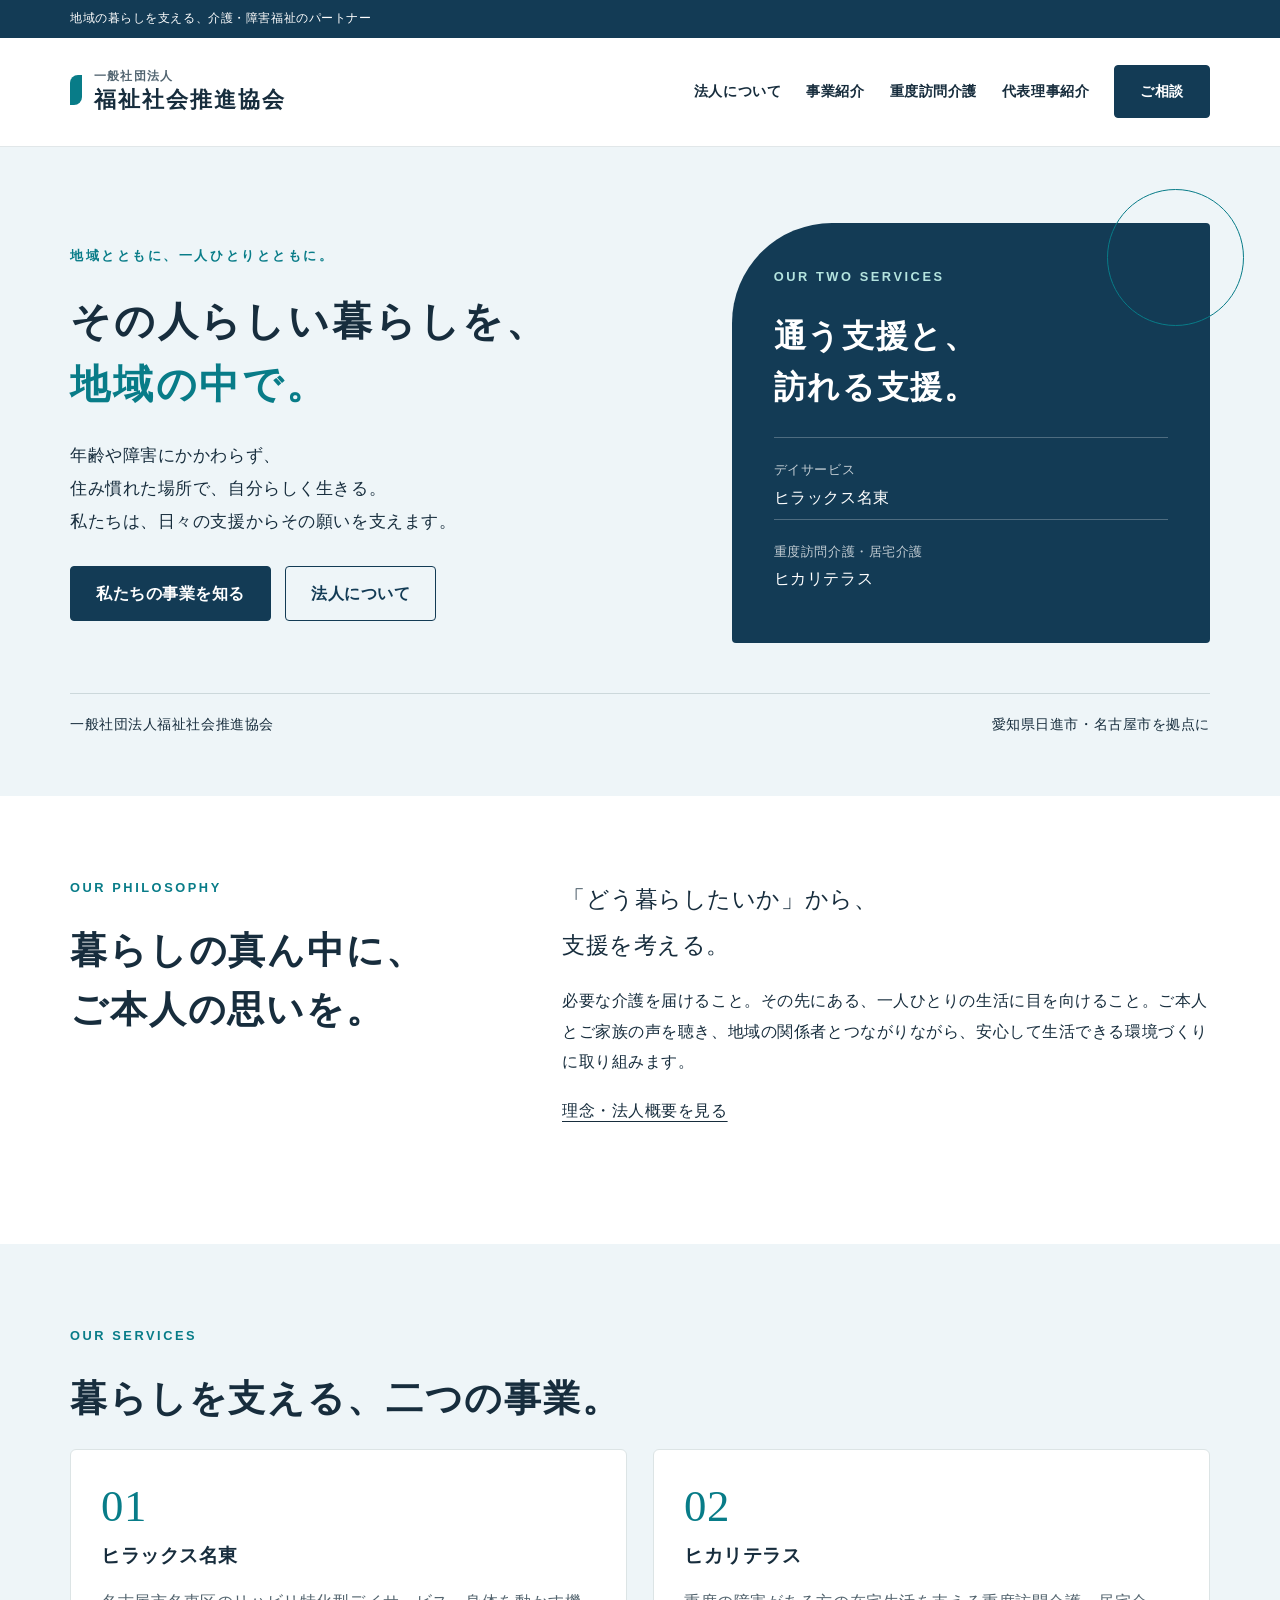
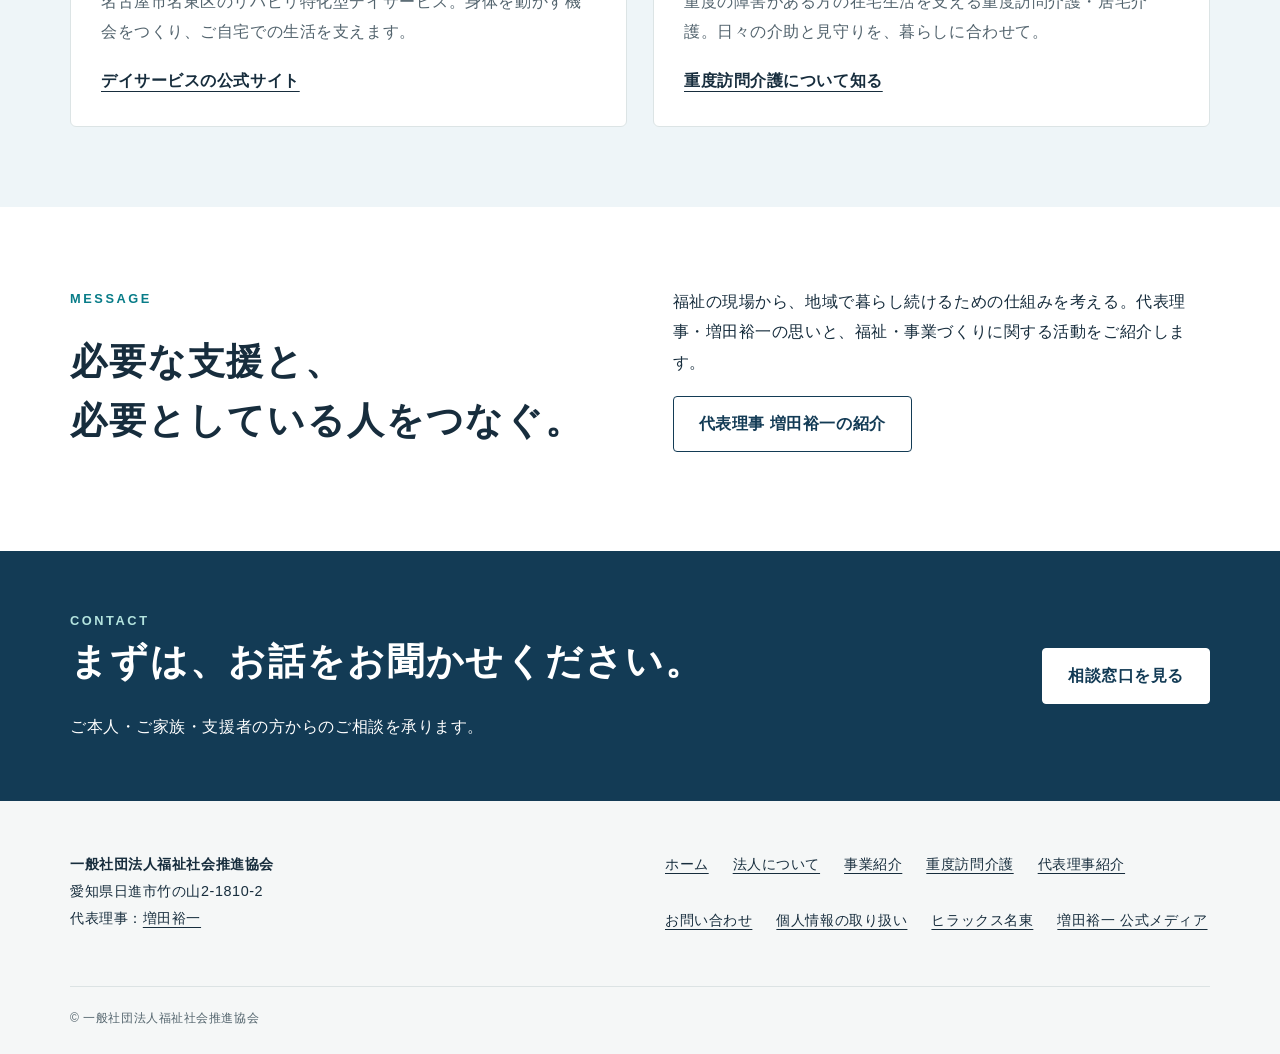
<file: index.html>
<!doctype html><html lang="ja"><head><meta charset="utf-8"><meta name="viewport" content="width=device-width,initial-scale=1"><title>一般社団法人福祉社会推進協会｜代表理事 増田裕一</title><meta name="description" content="一般社団法人福祉社会推進協会の公式サイト。デイサービス「ヒラックス名東」、重度訪問介護・居宅介護「ヒカリテラス」を運営。所在地は愛知県日進市竹の山2-1810-2。代表理事は増田裕一。"><link rel="canonical" href="https://fukushishakai.org/"><meta name="robots" content="index,follow,max-image-preview:large"><meta property="og:type" content="website"><meta property="og:locale" content="ja_JP"><meta property="og:site_name" content="一般社団法人福祉社会推進協会"><meta property="og:title" content="一般社団法人福祉社会推進協会｜代表理事 増田裕一"><meta property="og:description" content="一般社団法人福祉社会推進協会の公式サイト。デイサービス「ヒラックス名東」、重度訪問介護・居宅介護「ヒカリテラス」を運営。所在地は愛知県日進市竹の山2-1810-2。代表理事は増田裕一。"><meta property="og:url" content="https://fukushishakai.org/"><meta property="og:image" content="https://fukushishakai.org/og.png"><meta name="twitter:card" content="summary_large_image"><link rel="icon" href="/favicon.svg" type="image/svg+xml"><link rel="stylesheet" href="/style.css"><script type="application/ld+json">{"@context":"https://schema.org","@graph":[{"@type":"Organization","@id":"https://masudayuichi.net/#operator","name":"一般社団法人福祉社会推進協会","url":"https://fukushishakai.org/","address":{"@type":"PostalAddress","addressCountry":"JP","addressRegion":"愛知県","addressLocality":"日進市","streetAddress":"竹の山2-1810-2"},"employee":{"@id":"https://masudayuichi.jp/#person"},"subOrganization":[{"@id":"https://dayservice-meito.org/#organization"},{"@id":"https://masudayuichi.net/#hikariterrace"}]},{"@type":"Person","@id":"https://masudayuichi.jp/#person","name":"増田裕一","url":"https://masudayuichi.jp/profile/","jobTitle":"代表理事","worksFor":{"@id":"https://masudayuichi.net/#operator"},"sameAs":["https://www.youtube.com/@yuichimasuda","https://note.com/yuicho823","https://www.street-academy.com/steachers/17770","https://coconala.com/users/86668","https://www.wantedly.com/id/yuichi_masuda_c","https://www.udemy.com/user/zeng-tian-yu-yi/","https://menta.work/user/229114","https://x.com/yuicho823","https://www.linkedin.com/in/masudayuichi823/","https://www.lancers.jp/profile/intervalue","https://goworkship.com/profile/84912","https://workshift-sol.com/users/view/280257","https://www.timeticket.jp/hosts/yuicho823/","https://mosh.jp/yuichi_masuda823/profile","https://www.kenshudo.net/sp_detail/id1791379647-702861.html","https://connpass.com/user/yuichi-masuda823/","https://youtrust.jp/users/b853cf4dfba03392a7a9a77334ef2ba2","https://peatix.com/user/885307/view","https://profiee.com/i/yuichi-masuda823","https://www.resume.id/yuichimasuda823","https://www.foriio.com/yuichi-masuda823","https://potofu.me/yuichi-msauda823"],"affiliation":{"@type":"Organization","name":"株式会社ヒカリスター出版","url":"https://hikaristar.com/"}},{"@type":"LocalBusiness","@id":"https://dayservice-meito.org/#organization","name":"ヒラックス名東","url":"https://dayservice-meito.org/","telephone":"+81-52-990-0215","parentOrganization":{"@id":"https://masudayuichi.net/#operator"},"address":{"@type":"PostalAddress","addressCountry":"JP","postalCode":"465-0064","addressRegion":"愛知県","addressLocality":"名古屋市名東区","streetAddress":"大針三丁目5番地 シャンポール大針2 1A"},"openingHoursSpecification":{"@type":"OpeningHoursSpecification","dayOfWeek":["Monday","Tuesday","Wednesday","Thursday","Friday"],"opens":"08:30","closes":"17:30"}},{"@type":"WebSite","@id":"https://fukushishakai.org/#website","url":"https://fukushishakai.org/","name":"一般社団法人福祉社会推進協会","publisher":{"@id":"https://masudayuichi.net/#operator"}},{"@type":"WebPage","@id":"https://fukushishakai.org/#webpage","url":"https://fukushishakai.org/","name":"一般社団法人福祉社会推進協会｜代表理事 増田裕一","inLanguage":"ja","isPartOf":{"@id":"https://fukushishakai.org/#website"},"mainEntity":{"@id":"https://masudayuichi.net/#operator"}}]}</script></head><body><a class="skip" href="#main">本文へ移動</a><div class="topline"><div class="wrap">地域の暮らしを支える、介護・障害福祉のパートナー</div></div><header class="header"><div class="wrap nav"><a class="brand" href="/"><small>一般社団法人</small>福祉社会推進協会</a><nav aria-label="メインナビゲーション"><a href="/about.html">法人について</a><a href="/services.html">事業紹介</a><a href="/care.html">重度訪問介護</a><a href="/profile.html">代表理事紹介</a><a class="nav-contact" href="/contact.html">ご相談</a></nav></div></header><main id="main"><section class="hero"><div class="wrap"><div class="hero-grid"><div><p class="eyebrow">地域とともに、一人ひとりとともに。</p><h1>その人らしい暮らしを、<br><em>地域の中で。</em></h1><p class="lead">年齢や障害にかかわらず、<br>住み慣れた場所で、自分らしく生きる。<br>私たちは、日々の支援からその願いを支えます。</p><div class="actions"><a class="btn" href="/services.html">私たちの事業を知る</a><a class="btn outline" href="/about.html">法人について</a></div></div><aside class="hero-panel"><p class="eyebrow">OUR TWO SERVICES</p><h2>通う支援と、<br>訪れる支援。</h2><a class="panel-link" href="https://dayservice-meito.org/"><small>デイサービス</small>ヒラックス名東</a><a class="panel-link" href="/care.html"><small>重度訪問介護・居宅介護</small>ヒカリテラス</a></aside></div><div class="hero-foot"><span>一般社団法人福祉社会推進協会</span><span>愛知県日進市・名古屋市を拠点に</span></div></div></section><section class="section "><div class="wrap"><div class="section-title"><div><p class="eyebrow">OUR PHILOSOPHY</p><h2>暮らしの真ん中に、<br>ご本人の思いを。</h2></div><div><p class="statement">「どう暮らしたいか」から、<br>支援を考える。</p><p>必要な介護を届けること。その先にある、一人ひとりの生活に目を向けること。ご本人とご家族の声を聴き、地域の関係者とつながりながら、安心して生活できる環境づくりに取り組みます。</p><a href="/about.html">理念・法人概要を見る</a></div></div></div></section><section class="section tint"><div class="wrap"><p class="eyebrow">OUR SERVICES</p><h2>暮らしを支える、二つの事業。</h2><div class="grid two"><article class="card"><span class="number">01</span><h3>ヒラックス名東</h3><p>名古屋市名東区のリハビリ特化型デイサービス。身体を動かす機会をつくり、ご自宅での生活を支えます。</p><a href="https://dayservice-meito.org/">デイサービスの公式サイト</a></article><article class="card"><span class="number">02</span><h3>ヒカリテラス</h3><p>重度の障害がある方の在宅生活を支える重度訪問介護・居宅介護。日々の介助と見守りを、暮らしに合わせて。</p><a href="/care.html">重度訪問介護について知る</a></article></div></div></section><section class="section "><div class="wrap"><div class="split"><div><p class="eyebrow">MESSAGE</p><h2>必要な支援と、<br>必要としている人をつなぐ。</h2></div><div><p>福祉の現場から、地域で暮らし続けるための仕組みを考える。代表理事・増田裕一の思いと、福祉・事業づくりに関する活動をご紹介します。</p><a class="btn outline" href="/profile.html">代表理事 増田裕一の紹介</a></div></div></div></section></main><section class="cta"><div class="wrap"><div><p class="eyebrow">CONTACT</p><h2>まずは、お話をお聞かせください。</h2><p>ご本人・ご家族・支援者の方からのご相談を承ります。</p></div><a class="btn light" href="/contact.html">相談窓口を見る</a></div></section><footer class="footer"><div class="wrap"><div class="footer-grid"><div><strong>一般社団法人福祉社会推進協会</strong><p>愛知県日進市竹の山2-1810-2<br>代表理事：<a href="/profile.html">増田裕一</a></p></div><div class="footer-links"><a href="/">ホーム</a><a href="/about.html">法人について</a><a href="/services.html">事業紹介</a><a href="/care.html">重度訪問介護</a><a href="/profile.html">代表理事紹介</a><a href="/contact.html">お問い合わせ</a><a href="/privacy.html">個人情報の取り扱い</a><a href="https://dayservice-meito.org/">ヒラックス名東</a><a href="https://masudayuichi.jp/">増田裕一 公式メディア</a></div></div><div class="copyright">© 一般社団法人福祉社会推進協会</div></div></footer><a class="mobile-cta" href="/contact.html">サービスのご相談・お問い合わせ</a></body></html>
</file>
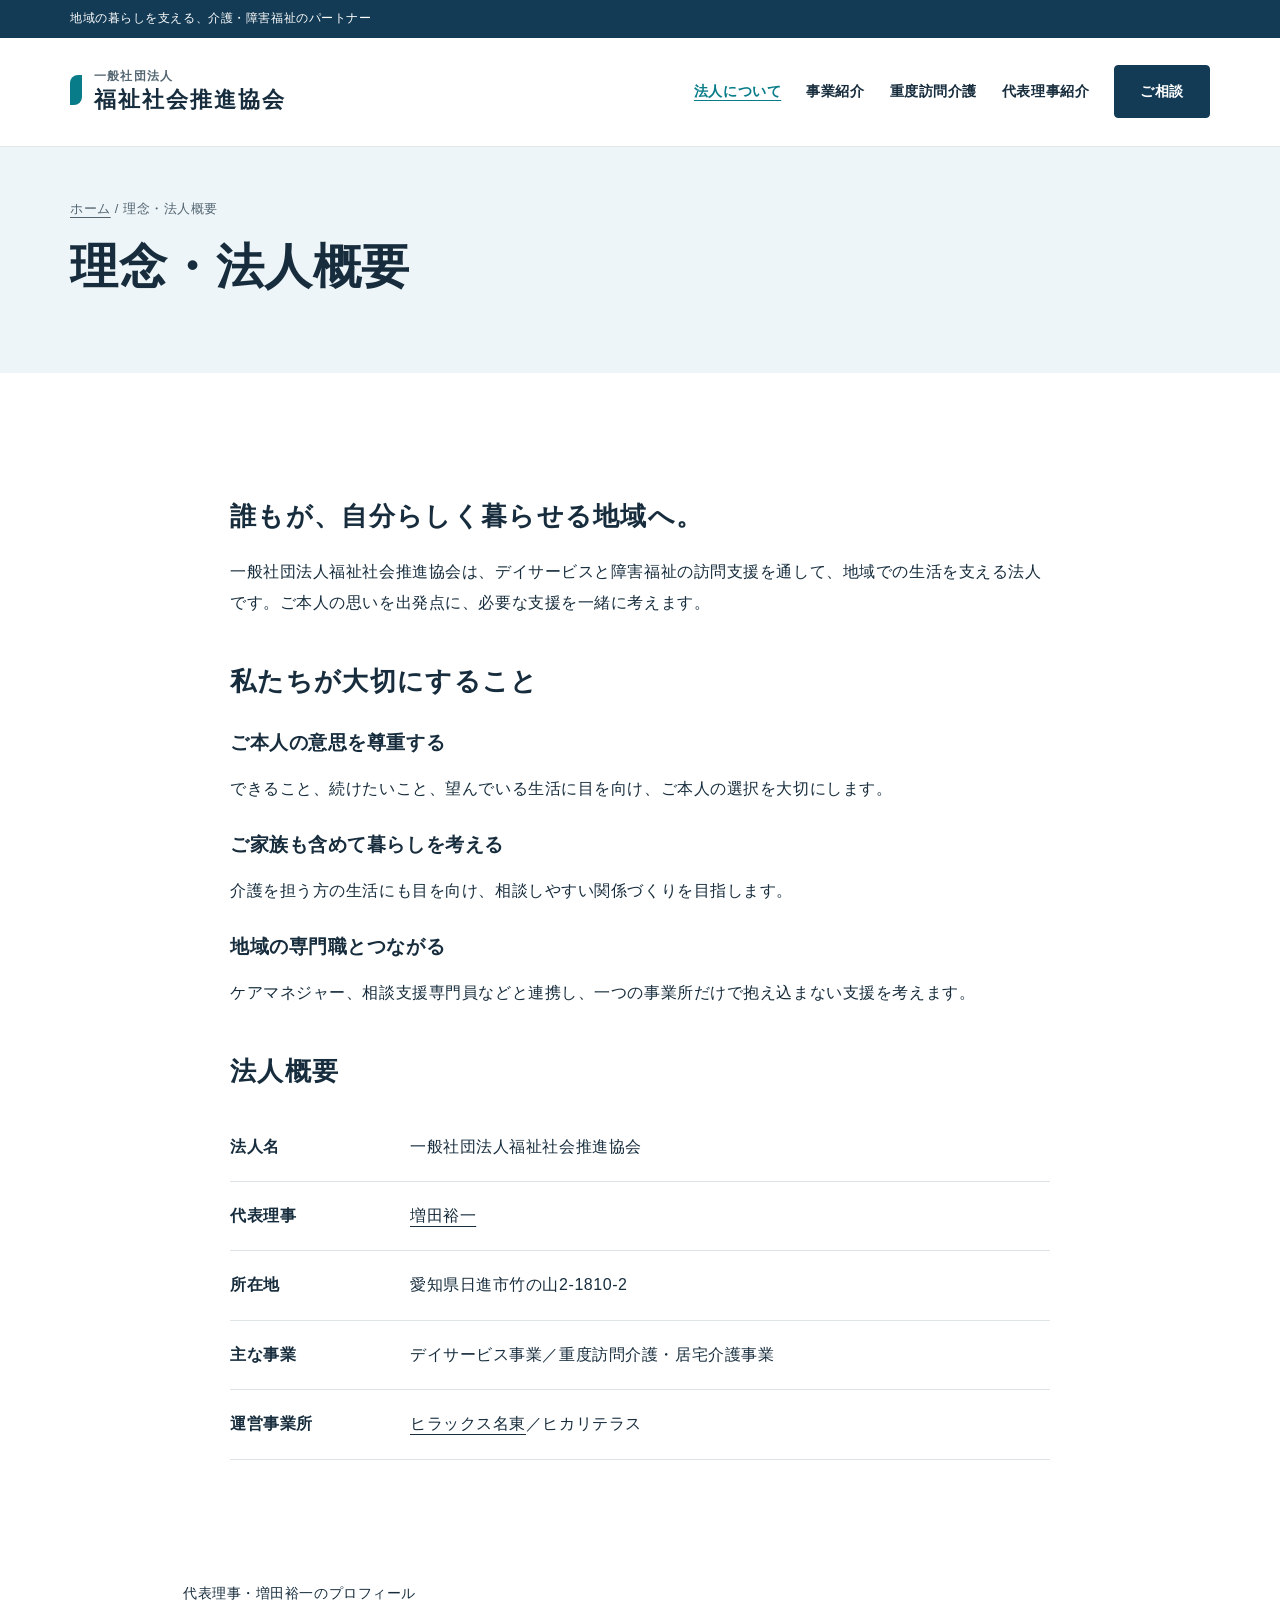
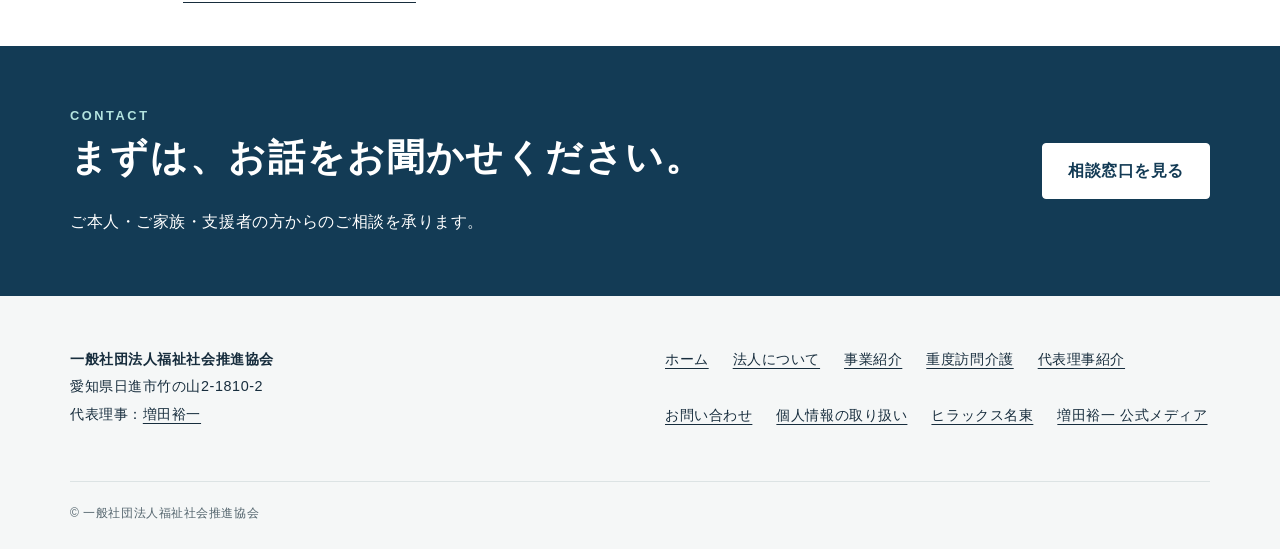
<file: about.html>
<!doctype html><html lang="ja"><head><meta charset="utf-8"><meta name="viewport" content="width=device-width,initial-scale=1"><title>理念・法人概要｜一般社団法人福祉社会推進協会</title><meta name="description" content="福祉社会推進協会の理念と法人概要。愛知県日進市竹の山2-1810-2、代表理事は増田裕一。"><link rel="canonical" href="https://fukushishakai.org/about.html"><meta name="robots" content="index,follow,max-image-preview:large"><meta property="og:type" content="website"><meta property="og:locale" content="ja_JP"><meta property="og:site_name" content="一般社団法人福祉社会推進協会"><meta property="og:title" content="理念・法人概要｜一般社団法人福祉社会推進協会"><meta property="og:description" content="福祉社会推進協会の理念と法人概要。愛知県日進市竹の山2-1810-2、代表理事は増田裕一。"><meta property="og:url" content="https://fukushishakai.org/about.html"><meta property="og:image" content="https://fukushishakai.org/og.png"><meta name="twitter:card" content="summary_large_image"><link rel="icon" href="/favicon.svg" type="image/svg+xml"><link rel="stylesheet" href="/style.css"><script type="application/ld+json">{"@context": "https://schema.org", "@graph": [{"@type": "Organization", "@id": "https://masudayuichi.net/#operator", "name": "一般社団法人福祉社会推進協会", "url": "https://fukushishakai.org/", "address": {"@type": "PostalAddress", "addressCountry": "JP", "addressRegion": "愛知県", "addressLocality": "日進市", "streetAddress": "竹の山2-1810-2"}, "employee": {"@id": "https://masudayuichi.jp/#person"}, "subOrganization": [{"@id": "https://dayservice-meito.org/#organization"}, {"@id": "https://masudayuichi.net/#hikariterrace"}]}, {"@type": "Person", "@id": "https://masudayuichi.jp/#person", "name": "増田裕一", "url": "https://masudayuichi.jp/profile/", "jobTitle": "代表理事", "worksFor": {"@id": "https://masudayuichi.net/#operator"}, "sameAs": ["https://www.youtube.com/@yuichimasuda"], "affiliation": {"@type": "Organization", "name": "株式会社ヒカリスター出版", "url": "https://hikaristar.com/"}}, {"@type": "LocalBusiness", "@id": "https://dayservice-meito.org/#organization", "name": "ヒラックス名東", "url": "https://dayservice-meito.org/", "telephone": "+81-52-990-0215", "parentOrganization": {"@id": "https://masudayuichi.net/#operator"}, "address": {"@type": "PostalAddress", "addressCountry": "JP", "postalCode": "465-0064", "addressRegion": "愛知県", "addressLocality": "名古屋市名東区", "streetAddress": "大針三丁目5番地 シャンポール大針2 1A"}, "openingHoursSpecification": {"@type": "OpeningHoursSpecification", "dayOfWeek": ["Monday", "Tuesday", "Wednesday", "Thursday", "Friday"], "opens": "08:30", "closes": "17:30"}}, {"@type": "WebSite", "@id": "https://fukushishakai.org/#website", "url": "https://fukushishakai.org/", "name": "一般社団法人福祉社会推進協会", "publisher": {"@id": "https://masudayuichi.net/#operator"}}, {"@type": "WebPage", "@id": "https://fukushishakai.org/about.html#webpage", "url": "https://fukushishakai.org/about.html", "name": "理念・法人概要｜一般社団法人福祉社会推進協会", "inLanguage": "ja", "isPartOf": {"@id": "https://fukushishakai.org/#website"}, "mainEntity": {"@id": "https://masudayuichi.net/#operator"}}, {"@type": "BreadcrumbList", "itemListElement": [{"@type": "ListItem", "position": 1, "name": "ホーム", "item": "https://fukushishakai.org/"}, {"@type": "ListItem", "position": 2, "name": "理念・法人概要", "item": "https://fukushishakai.org/about.html"}]}]}</script></head><body><a class="skip" href="#main">本文へ移動</a><div class="topline"><div class="wrap">地域の暮らしを支える、介護・障害福祉のパートナー</div></div><header class="header"><div class="wrap nav"><a class="brand" href="/"><small>一般社団法人</small>福祉社会推進協会</a><nav aria-label="メインナビゲーション"><a href="/about.html" aria-current="page">法人について</a><a href="/services.html">事業紹介</a><a href="/care.html">重度訪問介護</a><a href="/profile.html">代表理事紹介</a><a class="nav-contact" href="/contact.html">ご相談</a></nav></div></header><main id="main"><div class="page-head"><div class="wrap"><div class="crumb"><a href="/">ホーム</a> / 理念・法人概要</div><h1>理念・法人概要</h1></div></div><section class="section "><div class="wrap"><div class="prose"><h2>誰もが、自分らしく暮らせる地域へ。</h2><p>一般社団法人福祉社会推進協会は、デイサービスと障害福祉の訪問支援を通して、地域での生活を支える法人です。ご本人の思いを出発点に、必要な支援を一緒に考えます。</p><h2>私たちが大切にすること</h2><h3>ご本人の意思を尊重する</h3><p>できること、続けたいこと、望んでいる生活に目を向け、ご本人の選択を大切にします。</p><h3>ご家族も含めて暮らしを考える</h3><p>介護を担う方の生活にも目を向け、相談しやすい関係づくりを目指します。</p><h3>地域の専門職とつながる</h3><p>ケアマネジャー、相談支援専門員などと連携し、一つの事業所だけで抱え込まない支援を考えます。</p><h2>法人概要</h2><dl class="data"><div><dt>法人名</dt><dd>一般社団法人福祉社会推進協会</dd></div><div><dt>代表理事</dt><dd><a href="/profile.html">増田裕一</a></dd></div><div><dt>所在地</dt><dd>愛知県日進市竹の山2-1810-2</dd></div><div><dt>主な事業</dt><dd>デイサービス事業／重度訪問介護・居宅介護事業</dd></div><div><dt>運営事業所</dt><dd><a href="https://dayservice-meito.org/">ヒラックス名東</a>／ヒカリテラス</dd></div></dl></div></div></section><div style="max-width:950px;margin:22px auto;padding:18px;font-size:14px"><a href="https://fukushishakai.org/profile.html">代表理事・増田裕一のプロフィール</a></div></main><section class="cta"><div class="wrap"><div><p class="eyebrow">CONTACT</p><h2>まずは、お話をお聞かせください。</h2><p>ご本人・ご家族・支援者の方からのご相談を承ります。</p></div><a class="btn light" href="/contact.html">相談窓口を見る</a></div></section><footer class="footer"><div class="wrap"><div class="footer-grid"><div><strong>一般社団法人福祉社会推進協会</strong><p>愛知県日進市竹の山2-1810-2<br>代表理事：<a href="/profile.html">増田裕一</a></p></div><div class="footer-links"><a href="/">ホーム</a><a href="/about.html">法人について</a><a href="/services.html">事業紹介</a><a href="/care.html">重度訪問介護</a><a href="/profile.html">代表理事紹介</a><a href="/contact.html">お問い合わせ</a><a href="/privacy.html">個人情報の取り扱い</a><a href="https://dayservice-meito.org/">ヒラックス名東</a><a href="https://masudayuichi.jp/">増田裕一 公式メディア</a></div></div><div class="copyright">© 一般社団法人福祉社会推進協会</div></div></footer><a class="mobile-cta" href="/contact.html">サービスのご相談・お問い合わせ</a></body></html>
</file>
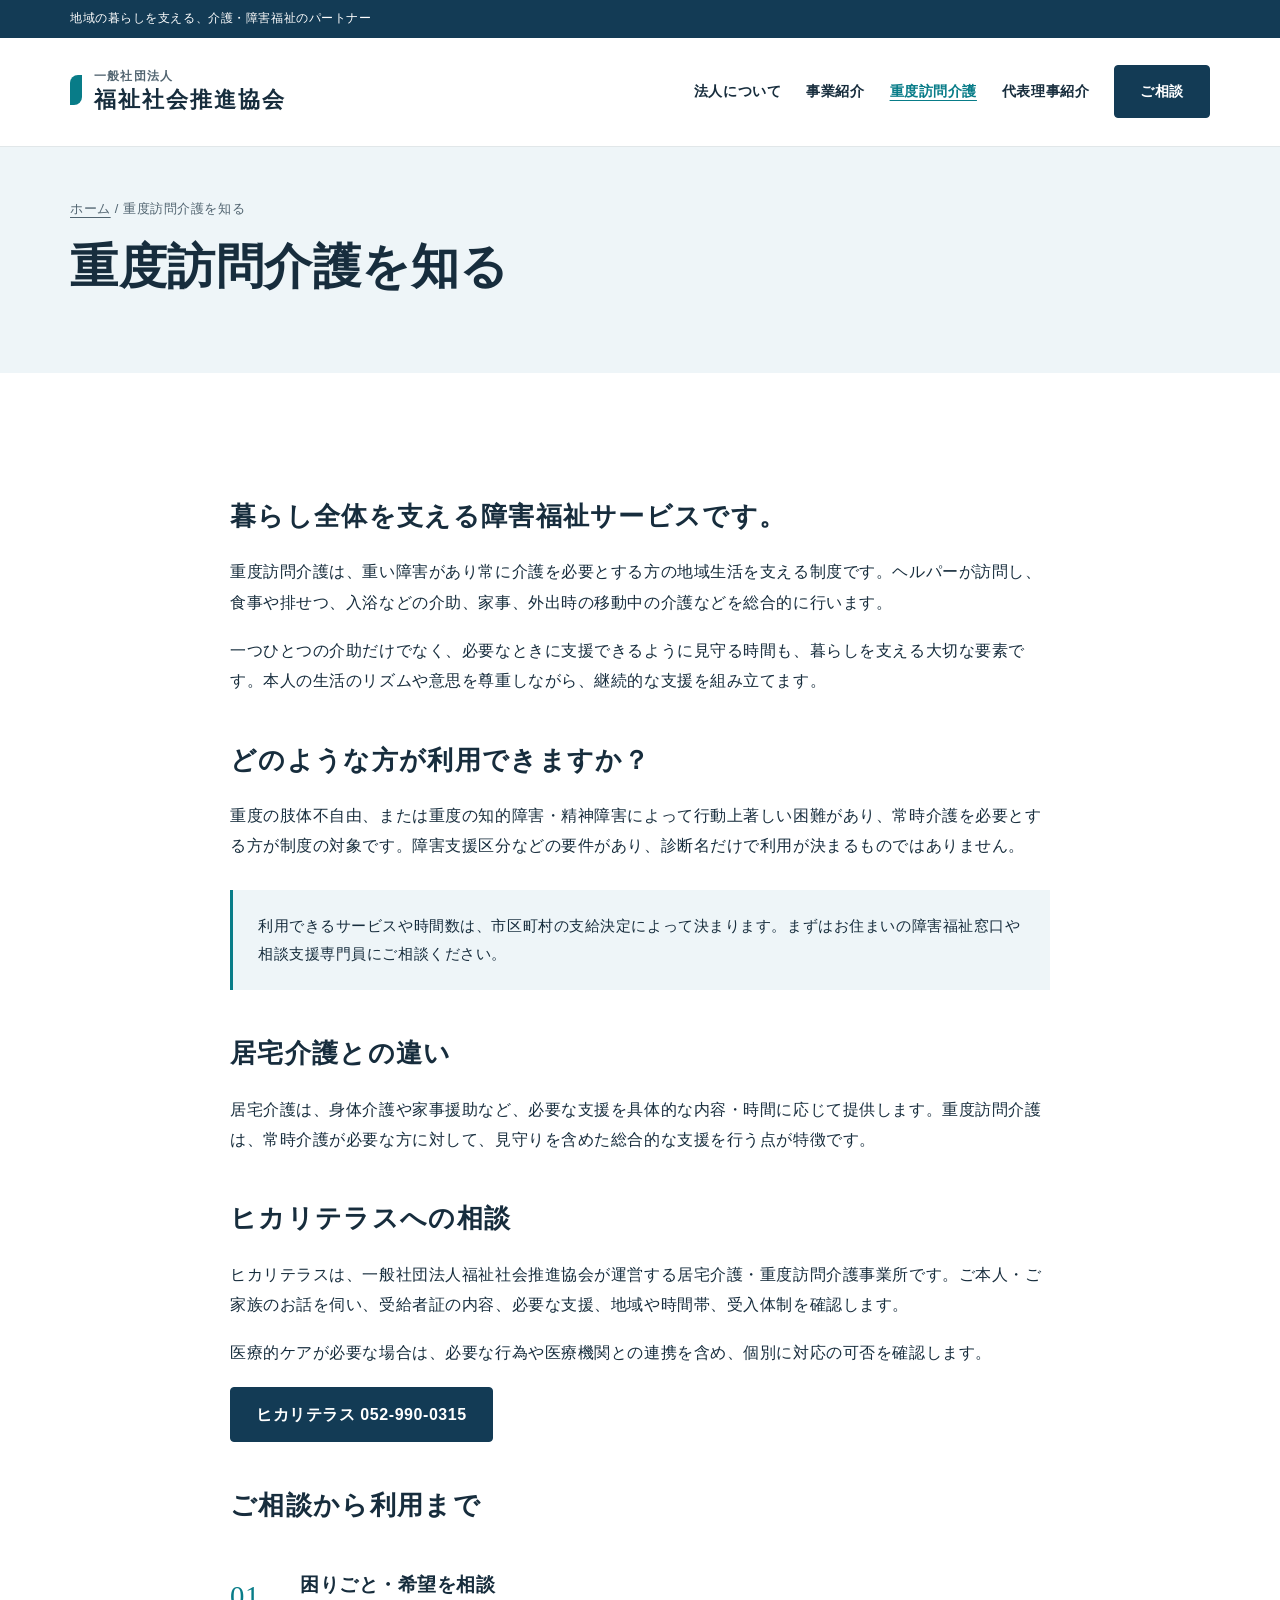
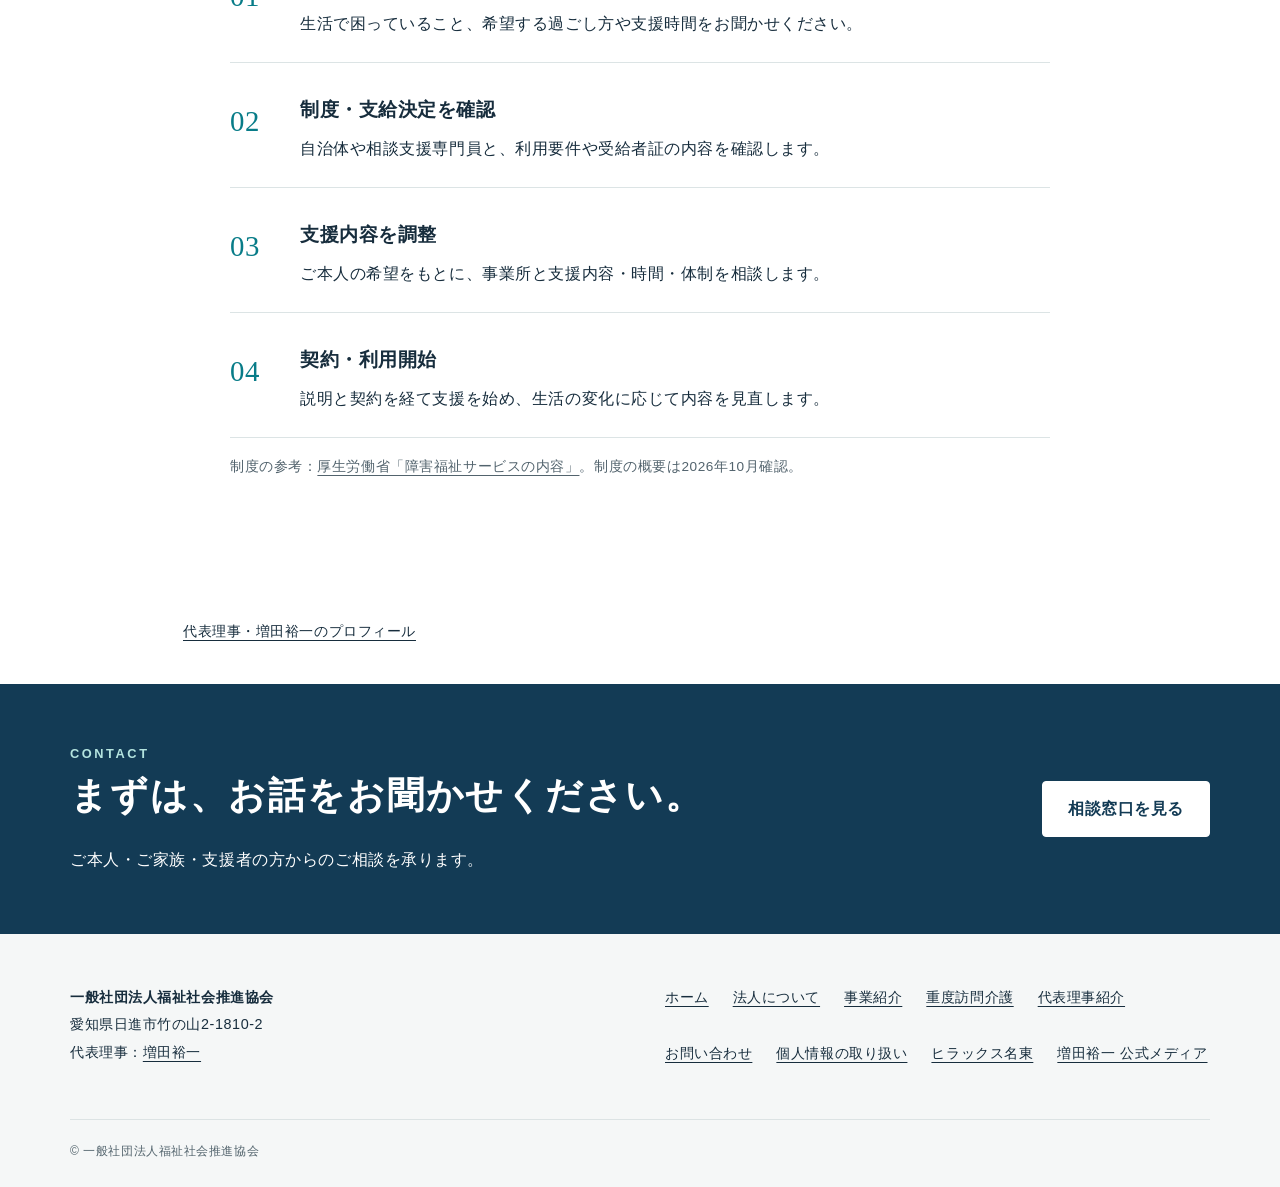
<file: care.html>
<!doctype html><html lang="ja"><head><meta charset="utf-8"><meta name="viewport" content="width=device-width,initial-scale=1"><title>重度訪問介護を知る｜一般社団法人福祉社会推進協会</title><meta name="description" content="重度訪問介護とは何か、居宅介護との違い、支援内容、ご相談から利用までをわかりやすく説明します。代表理事・増田裕一が携わる福祉事業のご案内です。"><link rel="canonical" href="https://fukushishakai.org/care.html"><meta name="robots" content="index,follow,max-image-preview:large"><meta property="og:type" content="website"><meta property="og:locale" content="ja_JP"><meta property="og:site_name" content="一般社団法人福祉社会推進協会"><meta property="og:title" content="重度訪問介護を知る｜一般社団法人福祉社会推進協会"><meta property="og:description" content="重度訪問介護とは何か、居宅介護との違い、支援内容、ご相談から利用までをわかりやすく説明します。"><meta property="og:url" content="https://fukushishakai.org/care.html"><meta property="og:image" content="https://fukushishakai.org/og.png"><meta name="twitter:card" content="summary_large_image"><link rel="icon" href="/favicon.svg" type="image/svg+xml"><link rel="stylesheet" href="/style.css"><script type="application/ld+json">{"@context": "https://schema.org", "@graph": [{"@type": "Organization", "@id": "https://masudayuichi.net/#operator", "name": "一般社団法人福祉社会推進協会", "url": "https://fukushishakai.org/", "address": {"@type": "PostalAddress", "addressCountry": "JP", "addressRegion": "愛知県", "addressLocality": "日進市", "streetAddress": "竹の山2-1810-2"}, "employee": {"@id": "https://masudayuichi.jp/#person"}, "subOrganization": [{"@id": "https://dayservice-meito.org/#organization"}, {"@id": "https://masudayuichi.net/#hikariterrace"}]}, {"@type": "Person", "@id": "https://masudayuichi.jp/#person", "name": "増田裕一", "url": "https://masudayuichi.jp/profile/", "jobTitle": "代表理事", "worksFor": {"@id": "https://masudayuichi.net/#operator"}, "sameAs": ["https://www.youtube.com/@yuichimasuda"], "affiliation": {"@type": "Organization", "name": "株式会社ヒカリスター出版", "url": "https://hikaristar.com/"}}, {"@type": "LocalBusiness", "@id": "https://dayservice-meito.org/#organization", "name": "ヒラックス名東", "url": "https://dayservice-meito.org/", "telephone": "+81-52-990-0215", "parentOrganization": {"@id": "https://masudayuichi.net/#operator"}, "address": {"@type": "PostalAddress", "addressCountry": "JP", "postalCode": "465-0064", "addressRegion": "愛知県", "addressLocality": "名古屋市名東区", "streetAddress": "大針三丁目5番地 シャンポール大針2 1A"}, "openingHoursSpecification": {"@type": "OpeningHoursSpecification", "dayOfWeek": ["Monday", "Tuesday", "Wednesday", "Thursday", "Friday"], "opens": "08:30", "closes": "17:30"}}, {"@type": "WebSite", "@id": "https://fukushishakai.org/#website", "url": "https://fukushishakai.org/", "name": "一般社団法人福祉社会推進協会", "publisher": {"@id": "https://masudayuichi.net/#operator"}}, {"@type": "WebPage", "@id": "https://fukushishakai.org/care.html#webpage", "url": "https://fukushishakai.org/care.html", "name": "重度訪問介護を知る｜一般社団法人福祉社会推進協会", "inLanguage": "ja", "isPartOf": {"@id": "https://fukushishakai.org/#website"}, "mainEntity": {"@id": "https://masudayuichi.net/#operator"}}, {"@type": "BreadcrumbList", "itemListElement": [{"@type": "ListItem", "position": 1, "name": "ホーム", "item": "https://fukushishakai.org/"}, {"@type": "ListItem", "position": 2, "name": "重度訪問介護を知る", "item": "https://fukushishakai.org/care.html"}]}]}</script></head><body><a class="skip" href="#main">本文へ移動</a><div class="topline"><div class="wrap">地域の暮らしを支える、介護・障害福祉のパートナー</div></div><header class="header"><div class="wrap nav"><a class="brand" href="/"><small>一般社団法人</small>福祉社会推進協会</a><nav aria-label="メインナビゲーション"><a href="/about.html">法人について</a><a href="/services.html">事業紹介</a><a href="/care.html" aria-current="page">重度訪問介護</a><a href="/profile.html">代表理事紹介</a><a class="nav-contact" href="/contact.html">ご相談</a></nav></div></header><main id="main"><div class="page-head"><div class="wrap"><div class="crumb"><a href="/">ホーム</a> / 重度訪問介護を知る</div><h1>重度訪問介護を知る</h1></div></div><section class="section "><div class="wrap"><div class="prose"><h2>暮らし全体を支える障害福祉サービスです。</h2><p>重度訪問介護は、重い障害があり常に介護を必要とする方の地域生活を支える制度です。ヘルパーが訪問し、食事や排せつ、入浴などの介助、家事、外出時の移動中の介護などを総合的に行います。</p><p>一つひとつの介助だけでなく、必要なときに支援できるように見守る時間も、暮らしを支える大切な要素です。本人の生活のリズムや意思を尊重しながら、継続的な支援を組み立てます。</p><h2>どのような方が利用できますか？</h2><p>重度の肢体不自由、または重度の知的障害・精神障害によって行動上著しい困難があり、常時介護を必要とする方が制度の対象です。障害支援区分などの要件があり、診断名だけで利用が決まるものではありません。</p><div class="note">利用できるサービスや時間数は、市区町村の支給決定によって決まります。まずはお住まいの障害福祉窓口や相談支援専門員にご相談ください。</div><h2>居宅介護との違い</h2><p>居宅介護は、身体介護や家事援助など、必要な支援を具体的な内容・時間に応じて提供します。重度訪問介護は、常時介護が必要な方に対して、見守りを含めた総合的な支援を行う点が特徴です。</p><h2>ヒカリテラスへの相談</h2><p>ヒカリテラスは、一般社団法人福祉社会推進協会が運営する居宅介護・重度訪問介護事業所です。ご本人・ご家族のお話を伺い、受給者証の内容、必要な支援、地域や時間帯、受入体制を確認します。</p><p>医療的ケアが必要な場合は、必要な行為や医療機関との連携を含め、個別に対応の可否を確認します。</p><a class="btn" href="tel:0529900315">ヒカリテラス 052-990-0315</a><h2>ご相談から利用まで</h2><ol class="steps"><li><h3>困りごと・希望を相談</h3><p>生活で困っていること、希望する過ごし方や支援時間をお聞かせください。</p></li><li><h3>制度・支給決定を確認</h3><p>自治体や相談支援専門員と、利用要件や受給者証の内容を確認します。</p></li><li><h3>支援内容を調整</h3><p>ご本人の希望をもとに、事業所と支援内容・時間・体制を相談します。</p></li><li><h3>契約・利用開始</h3><p>説明と契約を経て支援を始め、生活の変化に応じて内容を見直します。</p></li></ol><p class="small">制度の参考：<a href="https://www.mhlw.go.jp/stf/seisakunitsuite/bunya/hukushi_kaigo/shougaishahukushi/service/naiyou.html">厚生労働省「障害福祉サービスの内容」</a>。制度の概要は2026年10月確認。</p></div></div></section><div style="max-width:950px;margin:22px auto;padding:18px;font-size:14px"><a href="https://fukushishakai.org/profile.html">代表理事・増田裕一のプロフィール</a></div></main><section class="cta"><div class="wrap"><div><p class="eyebrow">CONTACT</p><h2>まずは、お話をお聞かせください。</h2><p>ご本人・ご家族・支援者の方からのご相談を承ります。</p></div><a class="btn light" href="/contact.html">相談窓口を見る</a></div></section><footer class="footer"><div class="wrap"><div class="footer-grid"><div><strong>一般社団法人福祉社会推進協会</strong><p>愛知県日進市竹の山2-1810-2<br>代表理事：<a href="/profile.html">増田裕一</a></p></div><div class="footer-links"><a href="/">ホーム</a><a href="/about.html">法人について</a><a href="/services.html">事業紹介</a><a href="/care.html">重度訪問介護</a><a href="/profile.html">代表理事紹介</a><a href="/contact.html">お問い合わせ</a><a href="/privacy.html">個人情報の取り扱い</a><a href="https://dayservice-meito.org/">ヒラックス名東</a><a href="https://masudayuichi.jp/">増田裕一 公式メディア</a></div></div><div class="copyright">© 一般社団法人福祉社会推進協会</div></div></footer><a class="mobile-cta" href="/contact.html">サービスのご相談・お問い合わせ</a></body></html>
</file>
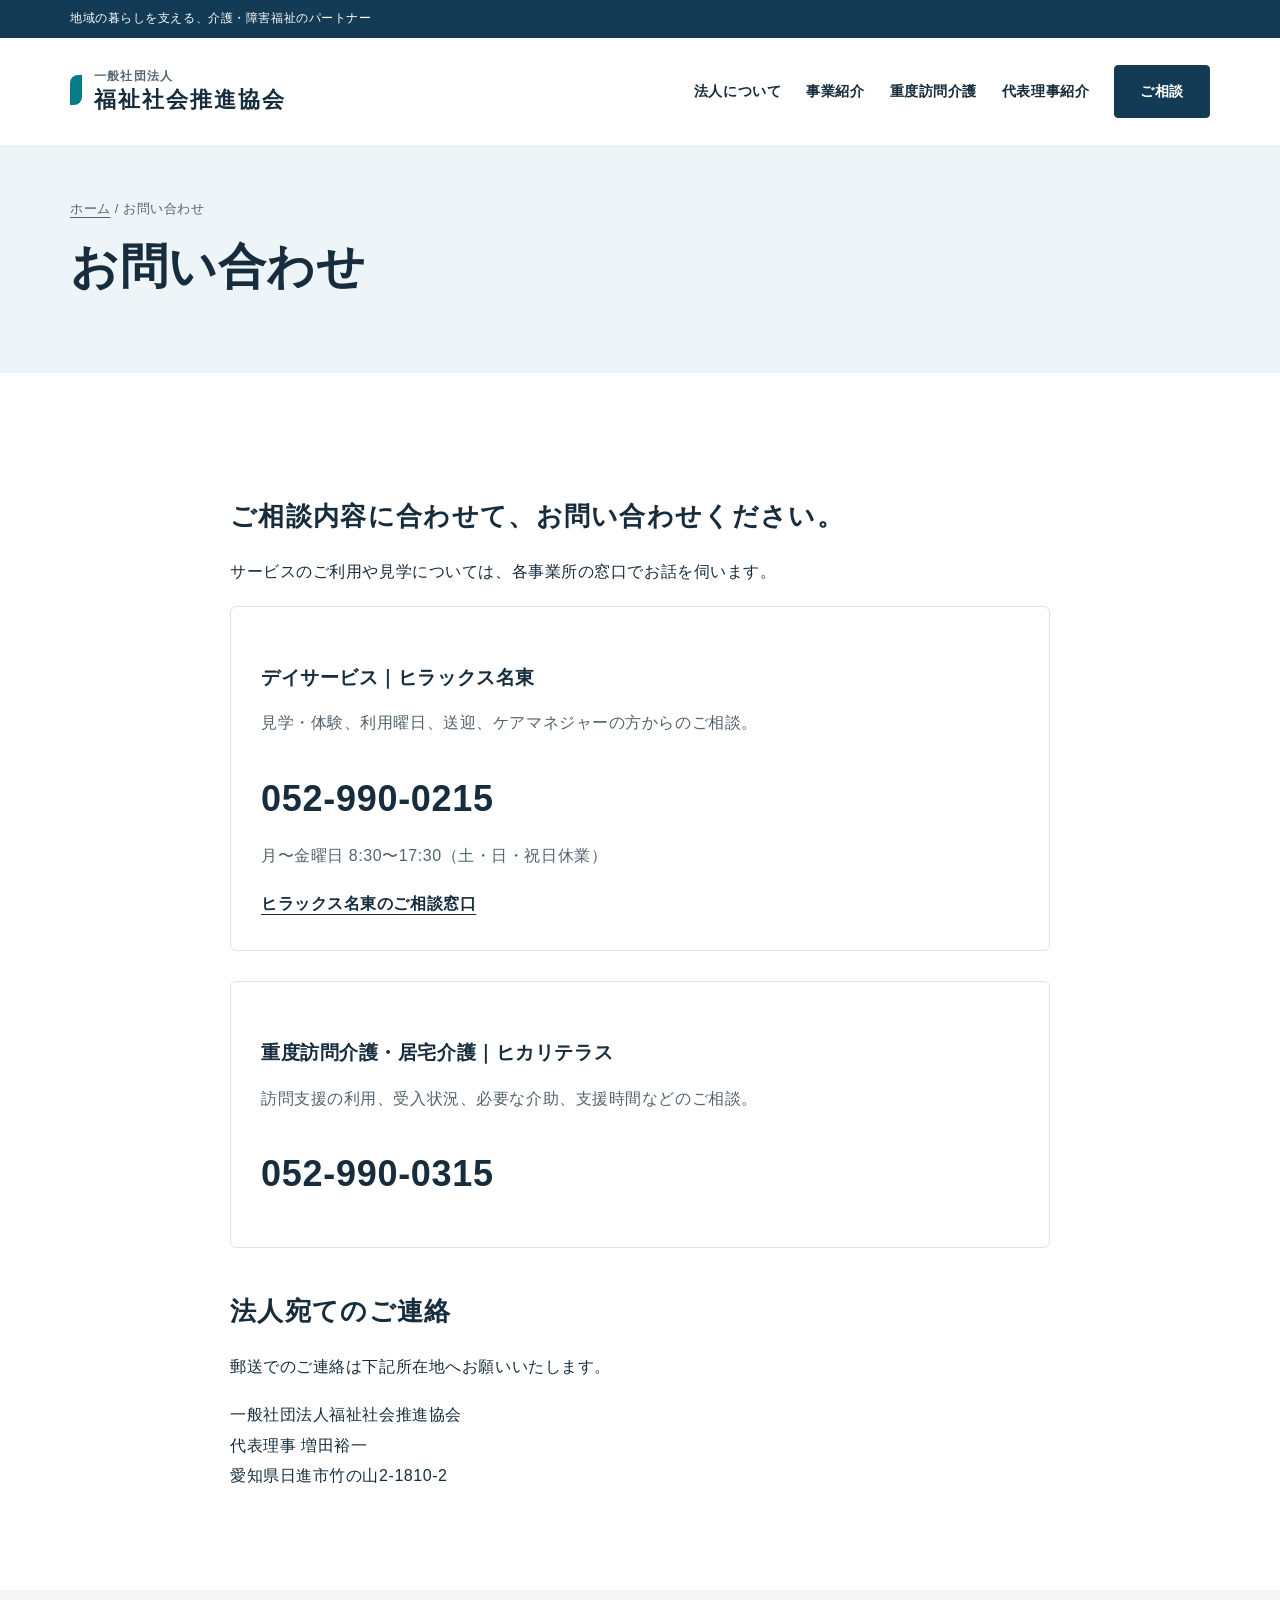
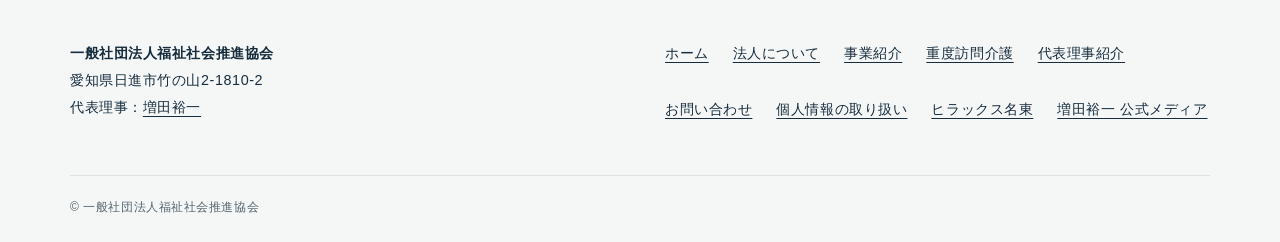
<file: contact.html>
<!doctype html><html lang="ja"><head><meta charset="utf-8"><meta name="viewport" content="width=device-width,initial-scale=1"><title>お問い合わせ｜一般社団法人福祉社会推進協会</title><meta name="description" content="福祉社会推進協会と運営事業所へのお問い合わせ。ヒラックス名東052-990-0215、ヒカリテラス052-990-0315。"><link rel="canonical" href="https://fukushishakai.org/contact.html"><meta name="robots" content="index,follow,max-image-preview:large"><meta property="og:type" content="website"><meta property="og:locale" content="ja_JP"><meta property="og:site_name" content="一般社団法人福祉社会推進協会"><meta property="og:title" content="お問い合わせ｜一般社団法人福祉社会推進協会"><meta property="og:description" content="福祉社会推進協会と運営事業所へのお問い合わせ。ヒラックス名東052-990-0215、ヒカリテラス052-990-0315。"><meta property="og:url" content="https://fukushishakai.org/contact.html"><meta property="og:image" content="https://fukushishakai.org/og.png"><meta name="twitter:card" content="summary_large_image"><link rel="icon" href="/favicon.svg" type="image/svg+xml"><link rel="stylesheet" href="/style.css"><script type="application/ld+json">{"@context": "https://schema.org", "@graph": [{"@type": "Organization", "@id": "https://masudayuichi.net/#operator", "name": "一般社団法人福祉社会推進協会", "url": "https://fukushishakai.org/", "address": {"@type": "PostalAddress", "addressCountry": "JP", "addressRegion": "愛知県", "addressLocality": "日進市", "streetAddress": "竹の山2-1810-2"}, "employee": {"@id": "https://masudayuichi.jp/#person"}, "subOrganization": [{"@id": "https://dayservice-meito.org/#organization"}, {"@id": "https://masudayuichi.net/#hikariterrace"}]}, {"@type": "Person", "@id": "https://masudayuichi.jp/#person", "name": "増田裕一", "url": "https://masudayuichi.jp/profile/", "jobTitle": "代表理事", "worksFor": {"@id": "https://masudayuichi.net/#operator"}, "sameAs": ["https://www.youtube.com/@yuichimasuda"], "affiliation": {"@type": "Organization", "name": "株式会社ヒカリスター出版", "url": "https://hikaristar.com/"}}, {"@type": "LocalBusiness", "@id": "https://dayservice-meito.org/#organization", "name": "ヒラックス名東", "url": "https://dayservice-meito.org/", "telephone": "+81-52-990-0215", "parentOrganization": {"@id": "https://masudayuichi.net/#operator"}, "address": {"@type": "PostalAddress", "addressCountry": "JP", "postalCode": "465-0064", "addressRegion": "愛知県", "addressLocality": "名古屋市名東区", "streetAddress": "大針三丁目5番地 シャンポール大針2 1A"}, "openingHoursSpecification": {"@type": "OpeningHoursSpecification", "dayOfWeek": ["Monday", "Tuesday", "Wednesday", "Thursday", "Friday"], "opens": "08:30", "closes": "17:30"}}, {"@type": "WebSite", "@id": "https://fukushishakai.org/#website", "url": "https://fukushishakai.org/", "name": "一般社団法人福祉社会推進協会", "publisher": {"@id": "https://masudayuichi.net/#operator"}}, {"@type": "WebPage", "@id": "https://fukushishakai.org/contact.html#webpage", "url": "https://fukushishakai.org/contact.html", "name": "お問い合わせ｜一般社団法人福祉社会推進協会", "inLanguage": "ja", "isPartOf": {"@id": "https://fukushishakai.org/#website"}, "mainEntity": {"@id": "https://masudayuichi.net/#operator"}}, {"@type": "BreadcrumbList", "itemListElement": [{"@type": "ListItem", "position": 1, "name": "ホーム", "item": "https://fukushishakai.org/"}, {"@type": "ListItem", "position": 2, "name": "お問い合わせ", "item": "https://fukushishakai.org/contact.html"}]}]}</script></head><body><a class="skip" href="#main">本文へ移動</a><div class="topline"><div class="wrap">地域の暮らしを支える、介護・障害福祉のパートナー</div></div><header class="header"><div class="wrap nav"><a class="brand" href="/"><small>一般社団法人</small>福祉社会推進協会</a><nav aria-label="メインナビゲーション"><a href="/about.html">法人について</a><a href="/services.html">事業紹介</a><a href="/care.html">重度訪問介護</a><a href="/profile.html">代表理事紹介</a><a class="nav-contact" href="/contact.html">ご相談</a></nav></div></header><main id="main"><div class="page-head"><div class="wrap"><div class="crumb"><a href="/">ホーム</a> / お問い合わせ</div><h1>お問い合わせ</h1></div></div><section class="section "><div class="wrap"><div class="prose"><h2>ご相談内容に合わせて、お問い合わせください。</h2><p>サービスのご利用や見学については、各事業所の窓口でお話を伺います。</p><div class="card"><h3>デイサービス｜ヒラックス名東</h3><p>見学・体験、利用曜日、送迎、ケアマネジャーの方からのご相談。</p><a class="phone" href="tel:0529900215">052-990-0215</a><p>月〜金曜日 8:30〜17:30（土・日・祝日休業）</p><a href="https://dayservice-meito.org/contact.html">ヒラックス名東のご相談窓口</a></div><br><div class="card"><h3>重度訪問介護・居宅介護｜ヒカリテラス</h3><p>訪問支援の利用、受入状況、必要な介助、支援時間などのご相談。</p><a class="phone" href="tel:0529900315">052-990-0315</a></div><h2>法人宛てのご連絡</h2><p>郵送でのご連絡は下記所在地へお願いいたします。</p><p>一般社団法人福祉社会推進協会<br>代表理事 増田裕一<br>愛知県日進市竹の山2-1810-2</p></div></div></section></main><footer class="footer"><div class="wrap"><div class="footer-grid"><div><strong>一般社団法人福祉社会推進協会</strong><p>愛知県日進市竹の山2-1810-2<br>代表理事：<a href="/profile.html">増田裕一</a></p></div><div class="footer-links"><a href="/">ホーム</a><a href="/about.html">法人について</a><a href="/services.html">事業紹介</a><a href="/care.html">重度訪問介護</a><a href="/profile.html">代表理事紹介</a><a href="/contact.html">お問い合わせ</a><a href="/privacy.html">個人情報の取り扱い</a><a href="https://dayservice-meito.org/">ヒラックス名東</a><a href="https://masudayuichi.jp/">増田裕一 公式メディア</a></div></div><div class="copyright">© 一般社団法人福祉社会推進協会</div></div></footer><a class="mobile-cta" href="/contact.html">サービスのご相談・お問い合わせ</a></body></html>
</file>
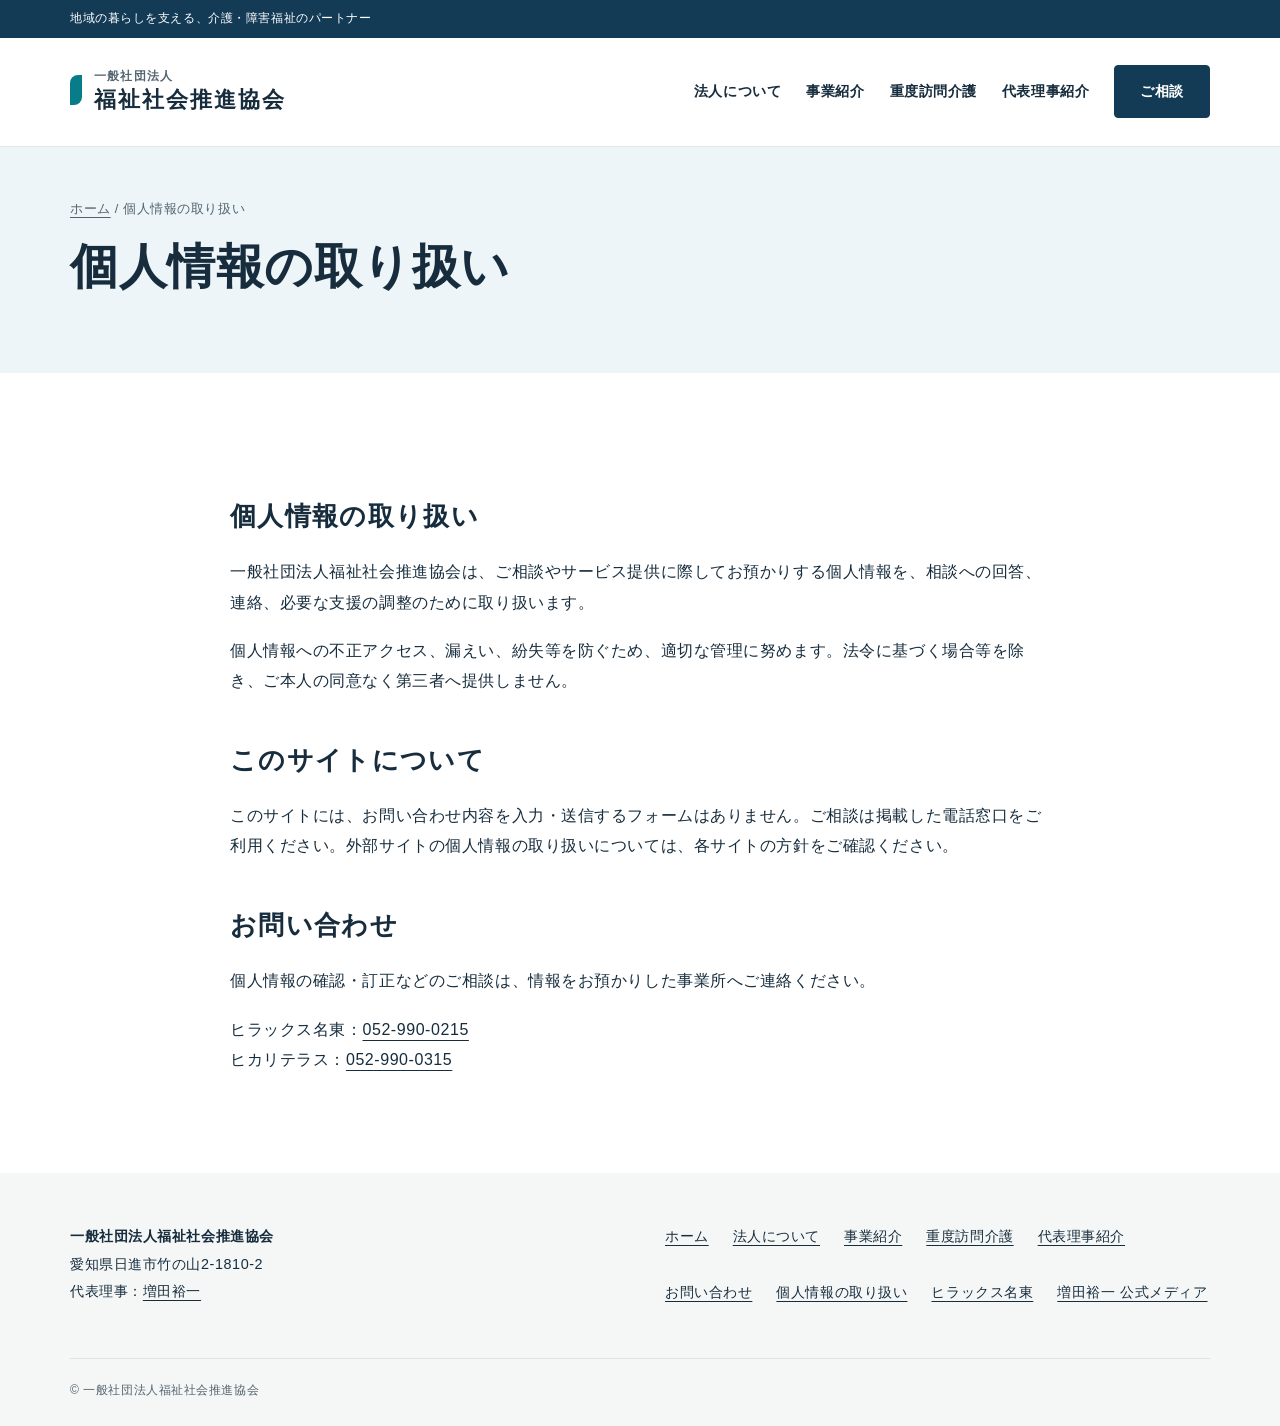
<file: privacy.html>
<!doctype html><html lang="ja"><head><meta charset="utf-8"><meta name="viewport" content="width=device-width,initial-scale=1"><title>個人情報の取り扱い｜一般社団法人福祉社会推進協会</title><meta name="description" content="一般社団法人福祉社会推進協会の個人情報の取り扱いと相談窓口について。"><link rel="canonical" href="https://fukushishakai.org/privacy.html"><meta name="robots" content="index,follow,max-image-preview:large"><meta property="og:type" content="website"><meta property="og:locale" content="ja_JP"><meta property="og:site_name" content="一般社団法人福祉社会推進協会"><meta property="og:title" content="個人情報の取り扱い｜一般社団法人福祉社会推進協会"><meta property="og:description" content="一般社団法人福祉社会推進協会の個人情報の取り扱いと相談窓口について。"><meta property="og:url" content="https://fukushishakai.org/privacy.html"><meta property="og:image" content="https://fukushishakai.org/og.png"><meta name="twitter:card" content="summary_large_image"><link rel="icon" href="/favicon.svg" type="image/svg+xml"><link rel="stylesheet" href="/style.css"><script type="application/ld+json">{"@context": "https://schema.org", "@graph": [{"@type": "Organization", "@id": "https://masudayuichi.net/#operator", "name": "一般社団法人福祉社会推進協会", "url": "https://fukushishakai.org/", "address": {"@type": "PostalAddress", "addressCountry": "JP", "addressRegion": "愛知県", "addressLocality": "日進市", "streetAddress": "竹の山2-1810-2"}, "employee": {"@id": "https://masudayuichi.jp/#person"}, "subOrganization": [{"@id": "https://dayservice-meito.org/#organization"}, {"@id": "https://masudayuichi.net/#hikariterrace"}]}, {"@type": "Person", "@id": "https://masudayuichi.jp/#person", "name": "増田裕一", "url": "https://masudayuichi.jp/profile/", "jobTitle": "代表理事", "worksFor": {"@id": "https://masudayuichi.net/#operator"}, "sameAs": ["https://www.youtube.com/@yuichimasuda"], "affiliation": {"@type": "Organization", "name": "株式会社ヒカリスター出版", "url": "https://hikaristar.com/"}}, {"@type": "LocalBusiness", "@id": "https://dayservice-meito.org/#organization", "name": "ヒラックス名東", "url": "https://dayservice-meito.org/", "telephone": "+81-52-990-0215", "parentOrganization": {"@id": "https://masudayuichi.net/#operator"}, "address": {"@type": "PostalAddress", "addressCountry": "JP", "postalCode": "465-0064", "addressRegion": "愛知県", "addressLocality": "名古屋市名東区", "streetAddress": "大針三丁目5番地 シャンポール大針2 1A"}, "openingHoursSpecification": {"@type": "OpeningHoursSpecification", "dayOfWeek": ["Monday", "Tuesday", "Wednesday", "Thursday", "Friday"], "opens": "08:30", "closes": "17:30"}}, {"@type": "WebSite", "@id": "https://fukushishakai.org/#website", "url": "https://fukushishakai.org/", "name": "一般社団法人福祉社会推進協会", "publisher": {"@id": "https://masudayuichi.net/#operator"}}, {"@type": "WebPage", "@id": "https://fukushishakai.org/privacy.html#webpage", "url": "https://fukushishakai.org/privacy.html", "name": "個人情報の取り扱い｜一般社団法人福祉社会推進協会", "inLanguage": "ja", "isPartOf": {"@id": "https://fukushishakai.org/#website"}, "mainEntity": {"@id": "https://masudayuichi.net/#operator"}}, {"@type": "BreadcrumbList", "itemListElement": [{"@type": "ListItem", "position": 1, "name": "ホーム", "item": "https://fukushishakai.org/"}, {"@type": "ListItem", "position": 2, "name": "個人情報の取り扱い", "item": "https://fukushishakai.org/privacy.html"}]}]}</script></head><body><a class="skip" href="#main">本文へ移動</a><div class="topline"><div class="wrap">地域の暮らしを支える、介護・障害福祉のパートナー</div></div><header class="header"><div class="wrap nav"><a class="brand" href="/"><small>一般社団法人</small>福祉社会推進協会</a><nav aria-label="メインナビゲーション"><a href="/about.html">法人について</a><a href="/services.html">事業紹介</a><a href="/care.html">重度訪問介護</a><a href="/profile.html">代表理事紹介</a><a class="nav-contact" href="/contact.html">ご相談</a></nav></div></header><main id="main"><div class="page-head"><div class="wrap"><div class="crumb"><a href="/">ホーム</a> / 個人情報の取り扱い</div><h1>個人情報の取り扱い</h1></div></div><section class="section "><div class="wrap"><div class="prose"><h2>個人情報の取り扱い</h2><p>一般社団法人福祉社会推進協会は、ご相談やサービス提供に際してお預かりする個人情報を、相談への回答、連絡、必要な支援の調整のために取り扱います。</p><p>個人情報への不正アクセス、漏えい、紛失等を防ぐため、適切な管理に努めます。法令に基づく場合等を除き、ご本人の同意なく第三者へ提供しません。</p><h2>このサイトについて</h2><p>このサイトには、お問い合わせ内容を入力・送信するフォームはありません。ご相談は掲載した電話窓口をご利用ください。外部サイトの個人情報の取り扱いについては、各サイトの方針をご確認ください。</p><h2>お問い合わせ</h2><p>個人情報の確認・訂正などのご相談は、情報をお預かりした事業所へご連絡ください。</p><p>ヒラックス名東：<a href="tel:0529900215">052-990-0215</a><br>ヒカリテラス：<a href="tel:0529900315">052-990-0315</a></p></div></div></section></main><footer class="footer"><div class="wrap"><div class="footer-grid"><div><strong>一般社団法人福祉社会推進協会</strong><p>愛知県日進市竹の山2-1810-2<br>代表理事：<a href="/profile.html">増田裕一</a></p></div><div class="footer-links"><a href="/">ホーム</a><a href="/about.html">法人について</a><a href="/services.html">事業紹介</a><a href="/care.html">重度訪問介護</a><a href="/profile.html">代表理事紹介</a><a href="/contact.html">お問い合わせ</a><a href="/privacy.html">個人情報の取り扱い</a><a href="https://dayservice-meito.org/">ヒラックス名東</a><a href="https://masudayuichi.jp/">増田裕一 公式メディア</a></div></div><div class="copyright">© 一般社団法人福祉社会推進協会</div></div></footer><a class="mobile-cta" href="/contact.html">サービスのご相談・お問い合わせ</a></body></html>
</file>
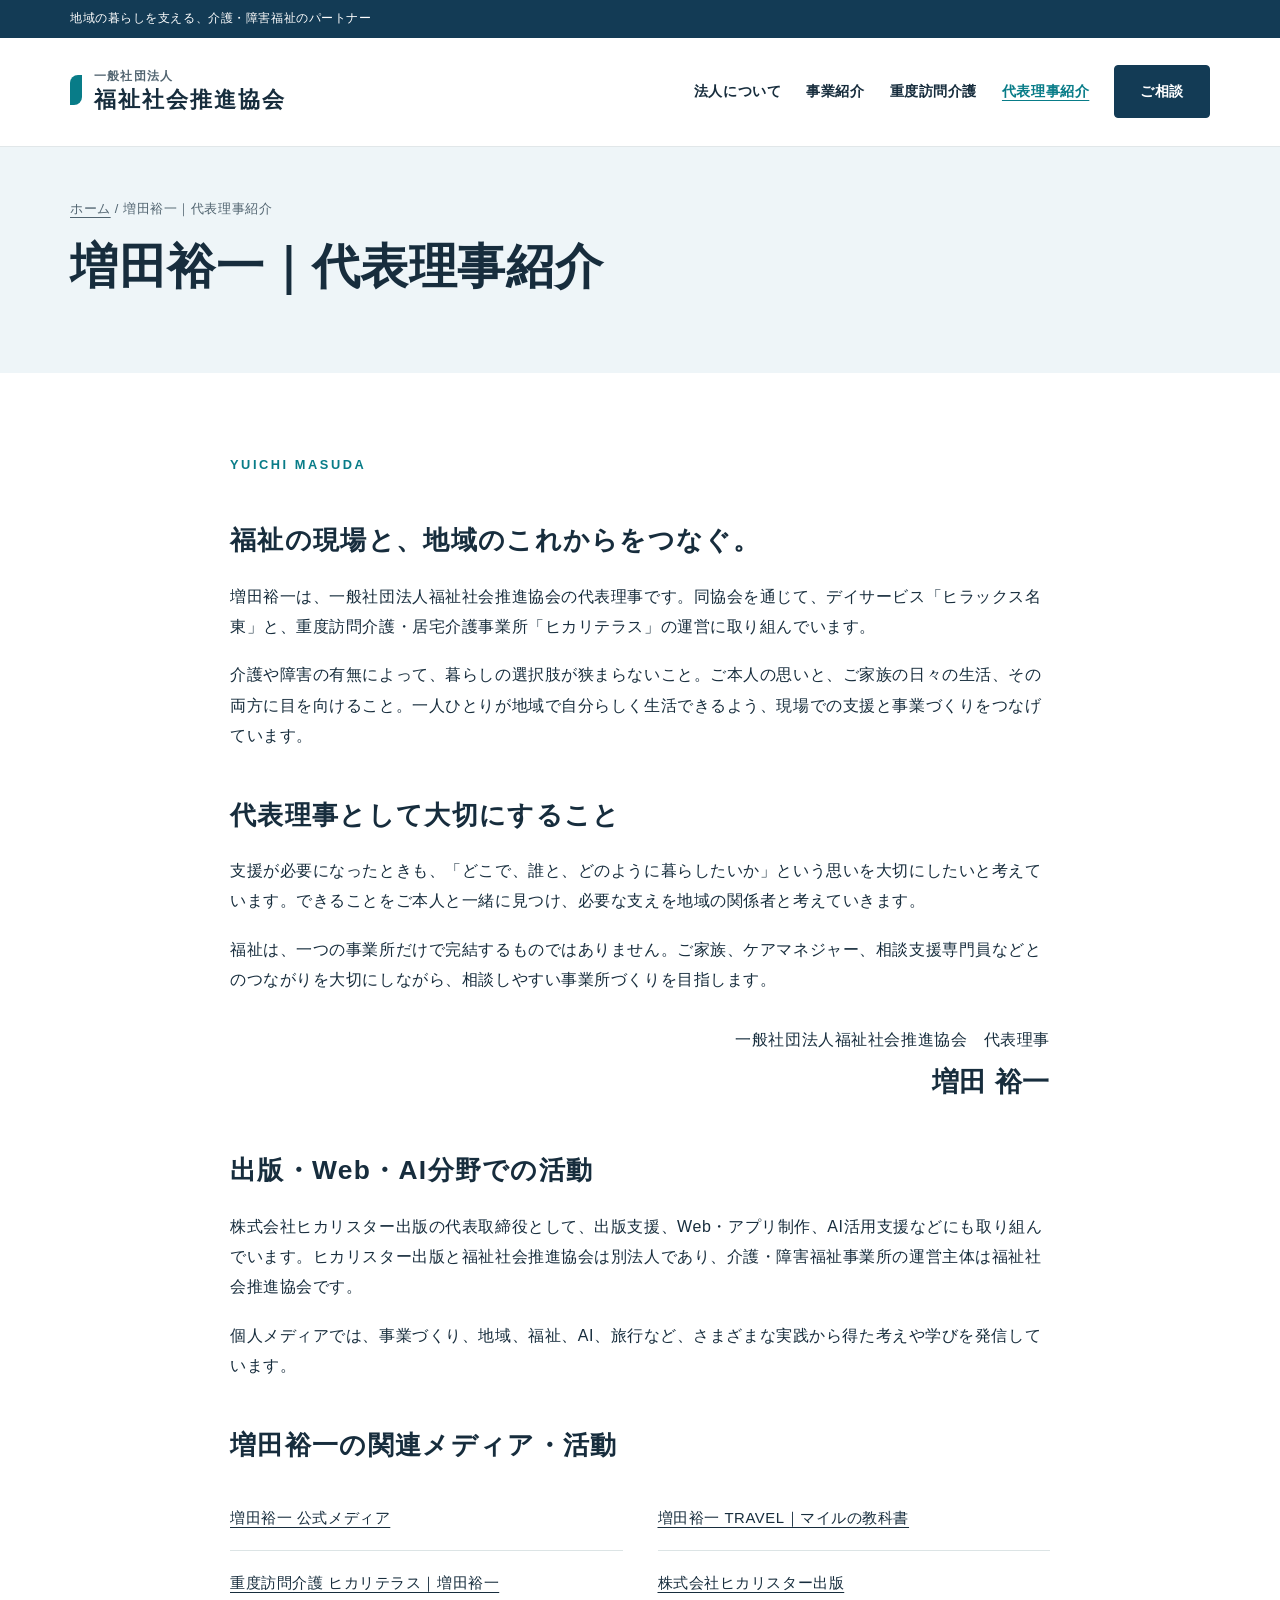
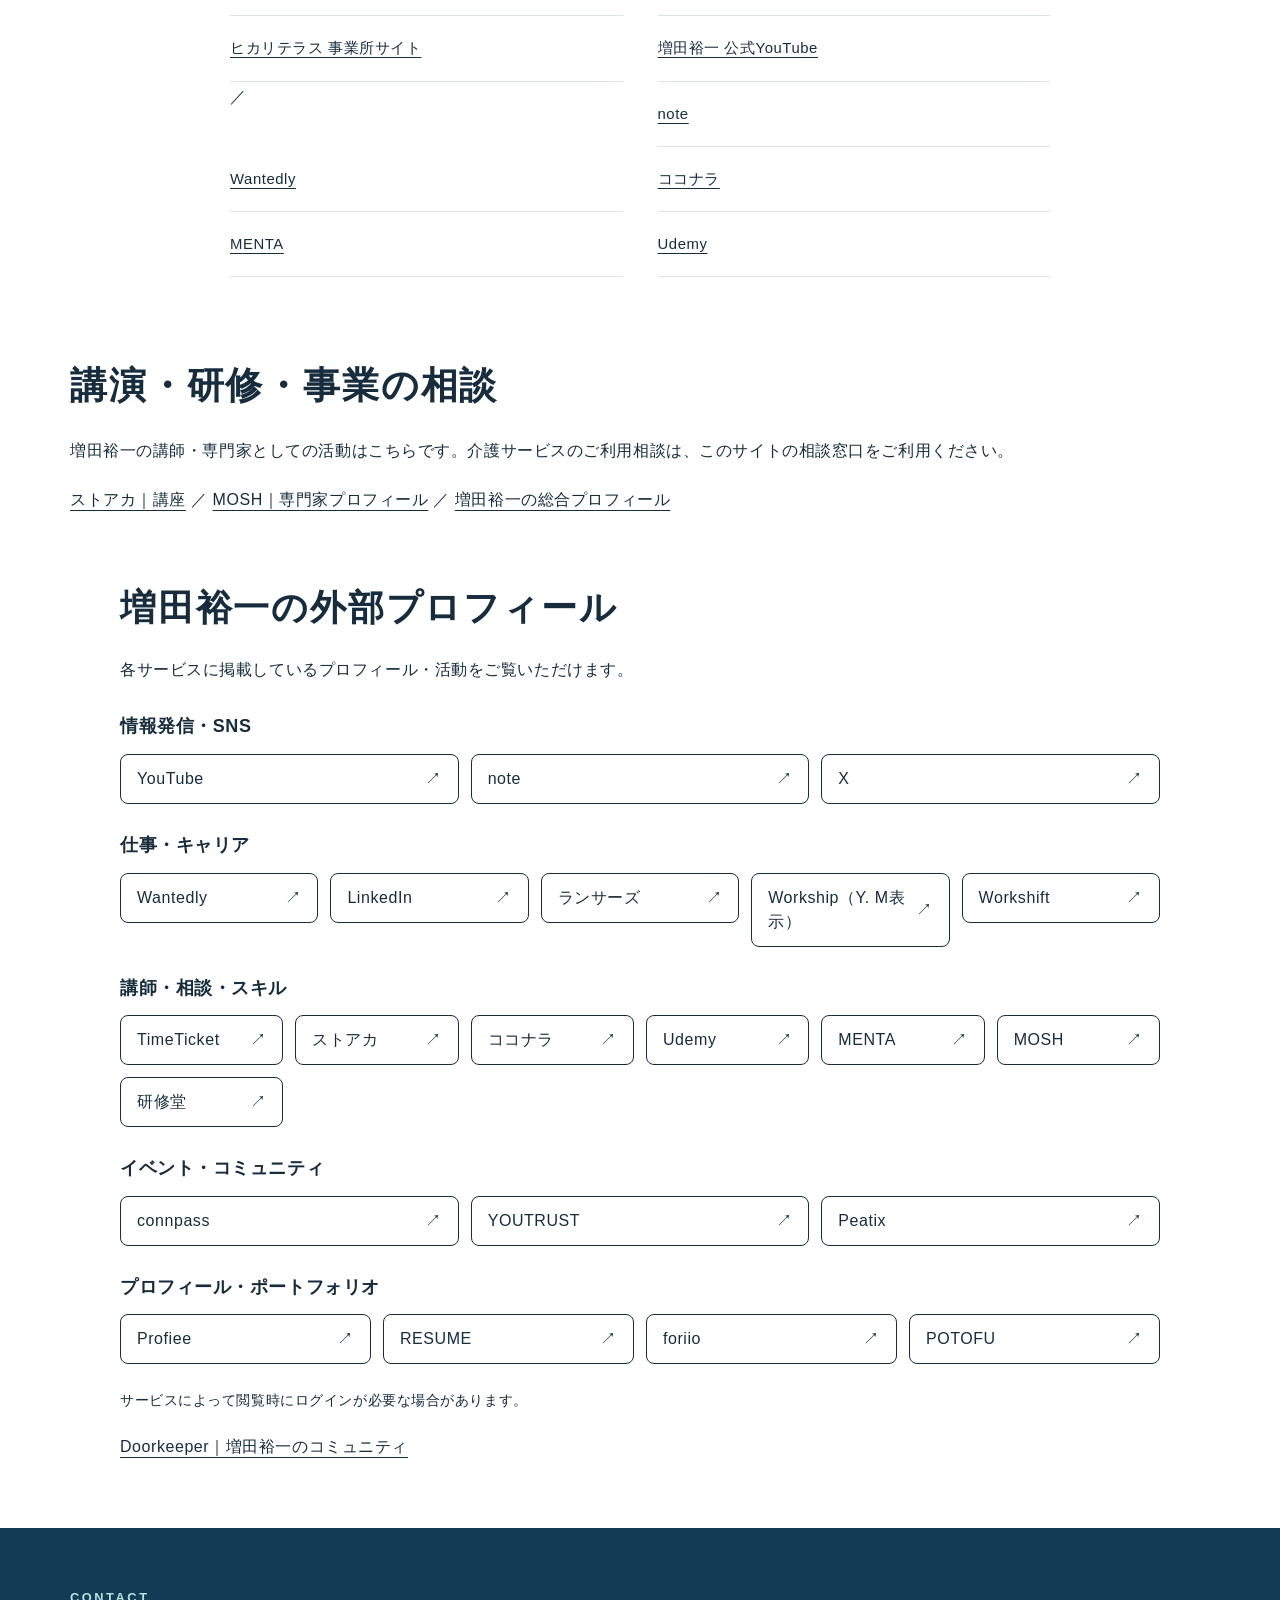
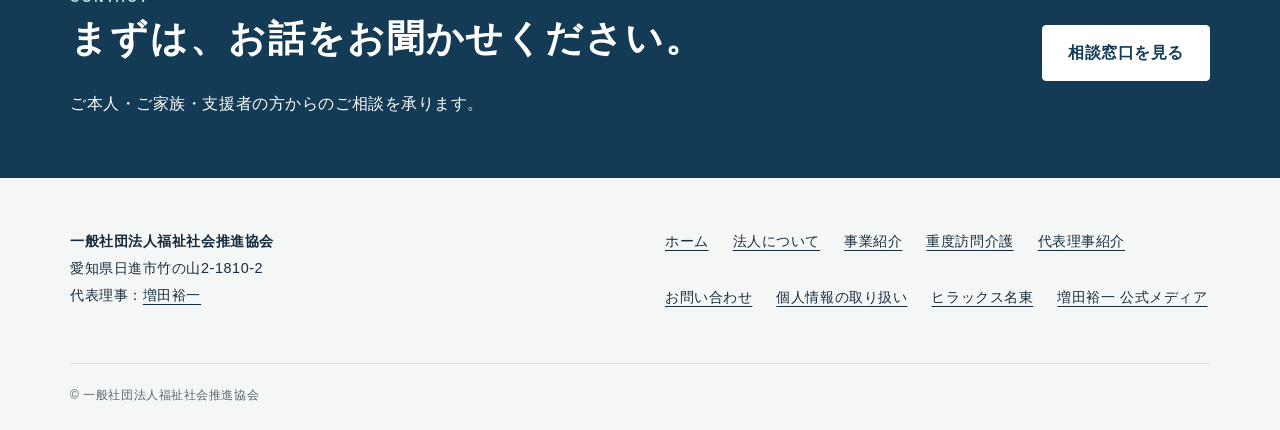
<file: profile.html>
<!doctype html><html lang="ja"><head><meta charset="utf-8"><meta name="viewport" content="width=device-width,initial-scale=1"><title>増田裕一｜代表理事紹介｜一般社団法人福祉社会推進協会</title><meta name="description" content="一般社団法人福祉社会推進協会の代表理事・増田裕一のプロフィール。福祉事業への思い、ヒラックス名東・ヒカリテラスと関連メディアをご紹介します。"><link rel="canonical" href="https://fukushishakai.org/profile.html"><meta name="robots" content="index,follow,max-image-preview:large"><meta property="og:type" content="website"><meta property="og:locale" content="ja_JP"><meta property="og:site_name" content="一般社団法人福祉社会推進協会"><meta property="og:title" content="増田裕一｜代表理事紹介｜一般社団法人福祉社会推進協会"><meta property="og:description" content="一般社団法人福祉社会推進協会の代表理事・増田裕一のプロフィール。福祉事業への思い、ヒラックス名東・ヒカリテラスと関連メディアをご紹介します。"><meta property="og:url" content="https://fukushishakai.org/profile.html"><meta property="og:image" content="https://fukushishakai.org/og.png"><meta name="twitter:card" content="summary_large_image"><link rel="icon" href="/favicon.svg" type="image/svg+xml"><link rel="stylesheet" href="/style.css"><script type="application/ld+json">{"@context":"https://schema.org","@graph":[{"@type":"Organization","@id":"https://masudayuichi.net/#operator","name":"一般社団法人福祉社会推進協会","url":"https://fukushishakai.org/","address":{"@type":"PostalAddress","addressCountry":"JP","addressRegion":"愛知県","addressLocality":"日進市","streetAddress":"竹の山2-1810-2"},"employee":{"@id":"https://masudayuichi.jp/#person"},"subOrganization":[{"@id":"https://dayservice-meito.org/#organization"},{"@id":"https://masudayuichi.net/#hikariterrace"}]},{"@type":"Person","@id":"https://masudayuichi.jp/#person","name":"増田裕一","url":"https://masudayuichi.jp/profile/","jobTitle":"代表理事","worksFor":{"@id":"https://masudayuichi.net/#operator"},"sameAs":["https://www.youtube.com/@yuichimasuda","https://note.com/yuicho823","https://www.street-academy.com/steachers/17770","https://coconala.com/users/86668","https://www.wantedly.com/id/yuichi_masuda_c","https://www.udemy.com/user/zeng-tian-yu-yi/","https://menta.work/user/229114","https://mosh.jp/yuichi_masuda823/profile","https://x.com/yuicho823","https://www.linkedin.com/in/masudayuichi823/","https://www.lancers.jp/profile/intervalue","https://goworkship.com/profile/84912","https://workshift-sol.com/users/view/280257","https://www.timeticket.jp/hosts/yuicho823/","https://www.kenshudo.net/sp_detail/id1791379647-702861.html","https://connpass.com/user/yuichi-masuda823/","https://youtrust.jp/users/b853cf4dfba03392a7a9a77334ef2ba2","https://peatix.com/user/885307/view","https://profiee.com/i/yuichi-masuda823","https://www.resume.id/yuichimasuda823","https://www.foriio.com/yuichi-masuda823","https://potofu.me/yuichi-msauda823"],"affiliation":{"@type":"Organization","name":"株式会社ヒカリスター出版","url":"https://hikaristar.com/"}},{"@type":"LocalBusiness","@id":"https://dayservice-meito.org/#organization","name":"ヒラックス名東","url":"https://dayservice-meito.org/","telephone":"+81-52-990-0215","parentOrganization":{"@id":"https://masudayuichi.net/#operator"},"address":{"@type":"PostalAddress","addressCountry":"JP","postalCode":"465-0064","addressRegion":"愛知県","addressLocality":"名古屋市名東区","streetAddress":"大針三丁目5番地 シャンポール大針2 1A"},"openingHoursSpecification":{"@type":"OpeningHoursSpecification","dayOfWeek":["Monday","Tuesday","Wednesday","Thursday","Friday"],"opens":"08:30","closes":"17:30"}},{"@type":"WebSite","@id":"https://fukushishakai.org/#website","url":"https://fukushishakai.org/","name":"一般社団法人福祉社会推進協会","publisher":{"@id":"https://masudayuichi.net/#operator"}},{"@type":"ProfilePage","@id":"https://fukushishakai.org/profile.html#webpage","url":"https://fukushishakai.org/profile.html","name":"増田裕一｜代表理事紹介｜一般社団法人福祉社会推進協会","inLanguage":"ja","isPartOf":{"@id":"https://fukushishakai.org/#website"},"mainEntity":{"@id":"https://masudayuichi.jp/#person"}},{"@type":"BreadcrumbList","itemListElement":[{"@type":"ListItem","position":1,"name":"ホーム","item":"https://fukushishakai.org/"},{"@type":"ListItem","position":2,"name":"増田裕一｜代表理事紹介","item":"https://fukushishakai.org/profile.html"}]}]}</script><style id="external-profile-styles">.external-profiles{padding:48px 0}.external-profiles-inner{width:min(1040px,calc(100% - 40px));margin:auto}.external-profiles h2{font-size:clamp(24px,4vw,36px);line-height:1.5}.external-profiles h3{font-size:18px;margin:26px 0 12px}.external-profiles ul{list-style:none;padding:0;margin:0;display:grid;grid-template-columns:repeat(auto-fit,minmax(150px,1fr));gap:12px}.external-profiles li{margin:0;min-width:0}.external-profiles li a{display:flex;align-items:center;justify-content:space-between;min-height:48px;padding:12px 16px;border:1px solid currentColor;border-radius:8px;text-decoration:none;box-sizing:border-box;font-size:16px;line-height:1.5;overflow-wrap:anywhere}.external-profiles li a:hover{text-decoration:underline}.external-profiles a:focus-visible{outline:3px solid currentColor;outline-offset:4px}.external-profiles-note{font-size:14px;line-height:1.8;margin-top:24px}</style></head><body><a class="skip" href="#main">本文へ移動</a><div class="topline"><div class="wrap">地域の暮らしを支える、介護・障害福祉のパートナー</div></div><header class="header"><div class="wrap nav"><a class="brand" href="/"><small>一般社団法人</small>福祉社会推進協会</a><nav aria-label="メインナビゲーション"><a href="/about.html">法人について</a><a href="/services.html">事業紹介</a><a href="/care.html">重度訪問介護</a><a href="/profile.html" aria-current="page">代表理事紹介</a><a class="nav-contact" href="/contact.html">ご相談</a></nav></div></header><main id="main"><div class="page-head"><div class="wrap"><div class="crumb"><a href="/">ホーム</a> / 増田裕一｜代表理事紹介</div><h1>増田裕一｜代表理事紹介</h1></div></div><section class="section "><div class="wrap"><div class="prose"><p class="eyebrow">YUICHI MASUDA</p><h2>福祉の現場と、地域のこれからをつなぐ。</h2><p>増田裕一は、一般社団法人福祉社会推進協会の代表理事です。同協会を通じて、デイサービス「ヒラックス名東」と、重度訪問介護・居宅介護事業所「ヒカリテラス」の運営に取り組んでいます。</p><p>介護や障害の有無によって、暮らしの選択肢が狭まらないこと。ご本人の思いと、ご家族の日々の生活、その両方に目を向けること。一人ひとりが地域で自分らしく生活できるよう、現場での支援と事業づくりをつなげています。</p><h2>代表理事として大切にすること</h2><p>支援が必要になったときも、「どこで、誰と、どのように暮らしたいか」という思いを大切にしたいと考えています。できることをご本人と一緒に見つけ、必要な支えを地域の関係者と考えていきます。</p><p>福祉は、一つの事業所だけで完結するものではありません。ご家族、ケアマネジャー、相談支援専門員などとのつながりを大切にしながら、相談しやすい事業所づくりを目指します。</p><div class="signature">一般社団法人福祉社会推進協会　代表理事<br><strong>増田 裕一</strong></div><h2>出版・Web・AI分野での活動</h2><p>株式会社ヒカリスター出版の代表取締役として、出版支援、Web・アプリ制作、AI活用支援などにも取り組んでいます。ヒカリスター出版と福祉社会推進協会は別法人であり、介護・障害福祉事業所の運営主体は福祉社会推進協会です。</p><p>個人メディアでは、事業づくり、地域、福祉、AI、旅行など、さまざまな実践から得た考えや学びを発信しています。</p><h2>増田裕一の関連メディア・活動</h2><div class="media-list"><a href="https://masudayuichi.jp/">増田裕一 公式メディア</a><a href="https://masudayuichi.com/">増田裕一 TRAVEL｜マイルの教科書</a><a href="https://masudayuichi.net/">重度訪問介護 ヒカリテラス｜増田裕一</a><a href="https://hikaristar.com/">株式会社ヒカリスター出版</a><a href="https://hikariterrace.org/">ヒカリテラス 事業所サイト</a><a href="https://www.youtube.com/@yuichimasuda">増田裕一 公式YouTube</a> ／ <a href="https://note.com/yuicho823" rel="me">note</a><a href="https://www.wantedly.com/id/yuichi_masuda_c" rel="me">Wantedly</a><a href="https://coconala.com/users/86668" rel="me">ココナラ</a><a href="https://menta.work/user/229114" rel="me">MENTA</a><a href="https://www.udemy.com/user/zeng-tian-yu-yi/" rel="me">Udemy</a></div></div></div></section><section aria-label="増田裕一の講演・事業相談"><div class="wrap"><h2>講演・研修・事業の相談</h2><p>増田裕一の講師・専門家としての活動はこちらです。介護サービスのご利用相談は、このサイトの相談窓口をご利用ください。</p><p><a href="https://www.street-academy.com/myclass/224203">ストアカ｜講座</a> ／ <a href="https://mosh.jp/yuichi_masuda823/profile" rel="me">MOSH｜専門家プロフィール</a> ／ <a href="https://masudayuichi.jp/profile/">増田裕一の総合プロフィール</a></p></div></section><section class="external-profiles" id="external-profiles" aria-labelledby="external-profiles-title"><div class="external-profiles-inner"><h2 id="external-profiles-title">増田裕一の外部プロフィール</h2><p>各サービスに掲載しているプロフィール・活動をご覧いただけます。</p><h3>情報発信・SNS</h3><ul><li><a href="https://www.youtube.com/@yuichimasuda" rel="me">YouTube<span aria-hidden="true">↗</span></a></li><li><a href="https://note.com/yuicho823" rel="me">note<span aria-hidden="true">↗</span></a></li><li><a href="https://x.com/yuicho823" rel="me">X<span aria-hidden="true">↗</span></a></li></ul><h3>仕事・キャリア</h3><ul><li><a href="https://www.wantedly.com/id/yuichi_masuda_c" rel="me">Wantedly<span aria-hidden="true">↗</span></a></li><li><a href="https://www.linkedin.com/in/masudayuichi823/" rel="me">LinkedIn<span aria-hidden="true">↗</span></a></li><li><a href="https://www.lancers.jp/profile/intervalue" rel="me">ランサーズ<span aria-hidden="true">↗</span></a></li><li><a href="https://goworkship.com/profile/84912" rel="me">Workship（Y. M表示）<span aria-hidden="true">↗</span></a></li><li><a href="https://workshift-sol.com/users/view/280257" rel="me">Workshift<span aria-hidden="true">↗</span></a></li></ul><h3>講師・相談・スキル</h3><ul><li><a href="https://www.timeticket.jp/hosts/yuicho823/" rel="me">TimeTicket<span aria-hidden="true">↗</span></a></li><li><a href="https://www.street-academy.com/steachers/17770" rel="me">ストアカ<span aria-hidden="true">↗</span></a></li><li><a href="https://coconala.com/users/86668" rel="me">ココナラ<span aria-hidden="true">↗</span></a></li><li><a href="https://www.udemy.com/user/zeng-tian-yu-yi/" rel="me">Udemy<span aria-hidden="true">↗</span></a></li><li><a href="https://menta.work/user/229114" rel="me">MENTA<span aria-hidden="true">↗</span></a></li><li><a href="https://mosh.jp/yuichi_masuda823/profile" rel="me">MOSH<span aria-hidden="true">↗</span></a></li><li><a href="https://www.kenshudo.net/sp_detail/id1791379647-702861.html" rel="me">研修堂<span aria-hidden="true">↗</span></a></li></ul><h3>イベント・コミュニティ</h3><ul><li><a href="https://connpass.com/user/yuichi-masuda823/" rel="me">connpass<span aria-hidden="true">↗</span></a></li><li><a href="https://youtrust.jp/users/b853cf4dfba03392a7a9a77334ef2ba2" rel="me">YOUTRUST<span aria-hidden="true">↗</span></a></li><li><a href="https://peatix.com/user/885307/view" rel="me">Peatix<span aria-hidden="true">↗</span></a></li></ul><h3>プロフィール・ポートフォリオ</h3><ul><li><a href="https://profiee.com/i/yuichi-masuda823" rel="me">Profiee<span aria-hidden="true">↗</span></a></li><li><a href="https://www.resume.id/yuichimasuda823" rel="me">RESUME<span aria-hidden="true">↗</span></a></li><li><a href="https://www.foriio.com/yuichi-masuda823" rel="me">foriio<span aria-hidden="true">↗</span></a></li><li><a href="https://potofu.me/yuichi-msauda823" rel="me">POTOFU<span aria-hidden="true">↗</span></a></li></ul><p class="external-profiles-note">サービスによって閲覧時にログインが必要な場合があります。</p><p><a href="https://yuichimasuda.doorkeeper.jp/">Doorkeeper｜増田裕一のコミュニティ</a></p></div></section></main><section class="cta"><div class="wrap"><div><p class="eyebrow">CONTACT</p><h2>まずは、お話をお聞かせください。</h2><p>ご本人・ご家族・支援者の方からのご相談を承ります。</p></div><a class="btn light" href="/contact.html">相談窓口を見る</a></div></section><footer class="footer"><div class="wrap"><div class="footer-grid"><div><strong>一般社団法人福祉社会推進協会</strong><p>愛知県日進市竹の山2-1810-2<br>代表理事：<a href="/profile.html">増田裕一</a></p></div><div class="footer-links"><a href="/">ホーム</a><a href="/about.html">法人について</a><a href="/services.html">事業紹介</a><a href="/care.html">重度訪問介護</a><a href="/profile.html">代表理事紹介</a><a href="/contact.html">お問い合わせ</a><a href="/privacy.html">個人情報の取り扱い</a><a href="https://dayservice-meito.org/">ヒラックス名東</a><a href="https://masudayuichi.jp/">増田裕一 公式メディア</a></div></div><div class="copyright">© 一般社団法人福祉社会推進協会</div></div></footer><a class="mobile-cta" href="/contact.html">サービスのご相談・お問い合わせ</a></body></html>
</file>
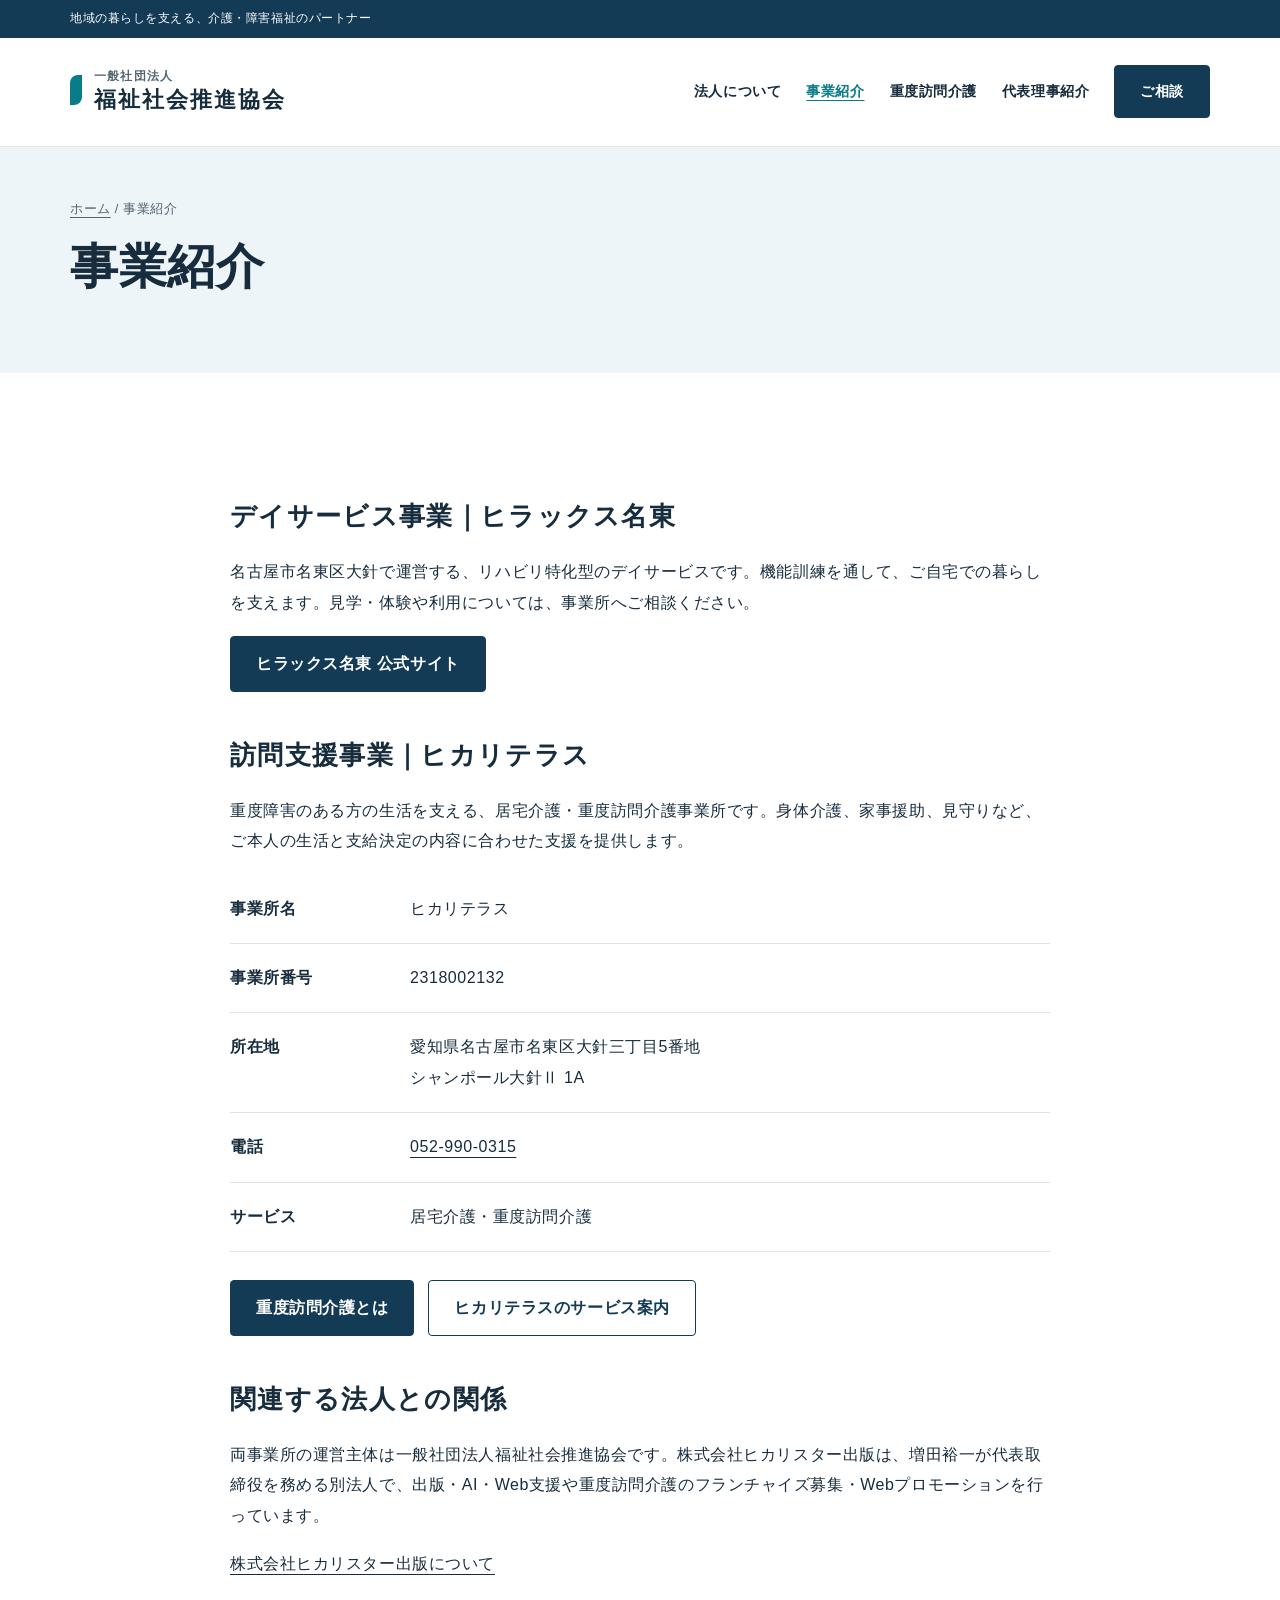
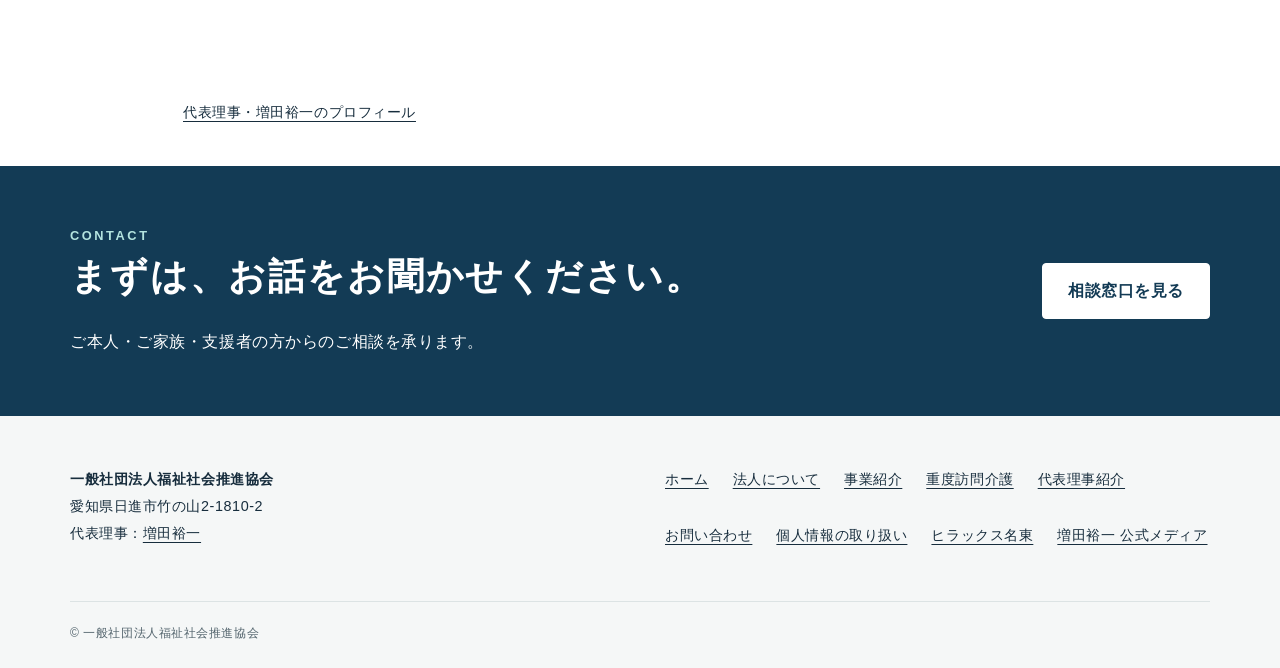
<file: services.html>
<!doctype html><html lang="ja"><head><meta charset="utf-8"><meta name="viewport" content="width=device-width,initial-scale=1"><title>事業紹介｜一般社団法人福祉社会推進協会</title><meta name="description" content="福祉社会推進協会が運営するヒラックス名東とヒカリテラスの事業内容・連絡先をご紹介します。代表理事・増田裕一が携わる福祉事業のご案内です。"><link rel="canonical" href="https://fukushishakai.org/services.html"><meta name="robots" content="index,follow,max-image-preview:large"><meta property="og:type" content="website"><meta property="og:locale" content="ja_JP"><meta property="og:site_name" content="一般社団法人福祉社会推進協会"><meta property="og:title" content="事業紹介｜一般社団法人福祉社会推進協会"><meta property="og:description" content="福祉社会推進協会が運営するヒラックス名東とヒカリテラスの事業内容・連絡先をご紹介します。"><meta property="og:url" content="https://fukushishakai.org/services.html"><meta property="og:image" content="https://fukushishakai.org/og.png"><meta name="twitter:card" content="summary_large_image"><link rel="icon" href="/favicon.svg" type="image/svg+xml"><link rel="stylesheet" href="/style.css"><script type="application/ld+json">{"@context": "https://schema.org", "@graph": [{"@type": "Organization", "@id": "https://masudayuichi.net/#operator", "name": "一般社団法人福祉社会推進協会", "url": "https://fukushishakai.org/", "address": {"@type": "PostalAddress", "addressCountry": "JP", "addressRegion": "愛知県", "addressLocality": "日進市", "streetAddress": "竹の山2-1810-2"}, "employee": {"@id": "https://masudayuichi.jp/#person"}, "subOrganization": [{"@id": "https://dayservice-meito.org/#organization"}, {"@id": "https://masudayuichi.net/#hikariterrace"}]}, {"@type": "Person", "@id": "https://masudayuichi.jp/#person", "name": "増田裕一", "url": "https://masudayuichi.jp/profile/", "jobTitle": "代表理事", "worksFor": {"@id": "https://masudayuichi.net/#operator"}, "sameAs": ["https://www.youtube.com/@yuichimasuda"], "affiliation": {"@type": "Organization", "name": "株式会社ヒカリスター出版", "url": "https://hikaristar.com/"}}, {"@type": "LocalBusiness", "@id": "https://dayservice-meito.org/#organization", "name": "ヒラックス名東", "url": "https://dayservice-meito.org/", "telephone": "+81-52-990-0215", "parentOrganization": {"@id": "https://masudayuichi.net/#operator"}, "address": {"@type": "PostalAddress", "addressCountry": "JP", "postalCode": "465-0064", "addressRegion": "愛知県", "addressLocality": "名古屋市名東区", "streetAddress": "大針三丁目5番地 シャンポール大針2 1A"}, "openingHoursSpecification": {"@type": "OpeningHoursSpecification", "dayOfWeek": ["Monday", "Tuesday", "Wednesday", "Thursday", "Friday"], "opens": "08:30", "closes": "17:30"}}, {"@type": "WebSite", "@id": "https://fukushishakai.org/#website", "url": "https://fukushishakai.org/", "name": "一般社団法人福祉社会推進協会", "publisher": {"@id": "https://masudayuichi.net/#operator"}}, {"@type": "WebPage", "@id": "https://fukushishakai.org/services.html#webpage", "url": "https://fukushishakai.org/services.html", "name": "事業紹介｜一般社団法人福祉社会推進協会", "inLanguage": "ja", "isPartOf": {"@id": "https://fukushishakai.org/#website"}, "mainEntity": {"@id": "https://masudayuichi.net/#operator"}}, {"@type": "BreadcrumbList", "itemListElement": [{"@type": "ListItem", "position": 1, "name": "ホーム", "item": "https://fukushishakai.org/"}, {"@type": "ListItem", "position": 2, "name": "事業紹介", "item": "https://fukushishakai.org/services.html"}]}]}</script></head><body><a class="skip" href="#main">本文へ移動</a><div class="topline"><div class="wrap">地域の暮らしを支える、介護・障害福祉のパートナー</div></div><header class="header"><div class="wrap nav"><a class="brand" href="/"><small>一般社団法人</small>福祉社会推進協会</a><nav aria-label="メインナビゲーション"><a href="/about.html">法人について</a><a href="/services.html" aria-current="page">事業紹介</a><a href="/care.html">重度訪問介護</a><a href="/profile.html">代表理事紹介</a><a class="nav-contact" href="/contact.html">ご相談</a></nav></div></header><main id="main"><div class="page-head"><div class="wrap"><div class="crumb"><a href="/">ホーム</a> / 事業紹介</div><h1>事業紹介</h1></div></div><section class="section "><div class="wrap"><div class="prose"><h2>デイサービス事業｜ヒラックス名東</h2><p>名古屋市名東区大針で運営する、リハビリ特化型のデイサービスです。機能訓練を通して、ご自宅での暮らしを支えます。見学・体験や利用については、事業所へご相談ください。</p><p><a class="btn" href="https://dayservice-meito.org/">ヒラックス名東 公式サイト</a></p><h2>訪問支援事業｜ヒカリテラス</h2><p>重度障害のある方の生活を支える、居宅介護・重度訪問介護事業所です。身体介護、家事援助、見守りなど、ご本人の生活と支給決定の内容に合わせた支援を提供します。</p><dl class="data"><div><dt>事業所名</dt><dd>ヒカリテラス</dd></div><div><dt>事業所番号</dt><dd>2318002132</dd></div><div><dt>所在地</dt><dd>愛知県名古屋市名東区大針三丁目5番地<br>シャンポール大針Ⅱ 1A</dd></div><div><dt>電話</dt><dd><a href="tel:0529900315">052-990-0315</a></dd></div><div><dt>サービス</dt><dd>居宅介護・重度訪問介護</dd></div></dl><div class="actions"><a class="btn" href="/care.html">重度訪問介護とは</a><a class="btn outline" href="https://masudayuichi.net/service/">ヒカリテラスのサービス案内</a></div><h2>関連する法人との関係</h2><p>両事業所の運営主体は一般社団法人福祉社会推進協会です。株式会社ヒカリスター出版は、増田裕一が代表取締役を務める別法人で、出版・AI・Web支援や重度訪問介護のフランチャイズ募集・Webプロモーションを行っています。</p><a href="https://hikaristar.com/">株式会社ヒカリスター出版について</a></div></div></section><div style="max-width:950px;margin:22px auto;padding:18px;font-size:14px"><a href="https://fukushishakai.org/profile.html">代表理事・増田裕一のプロフィール</a></div></main><section class="cta"><div class="wrap"><div><p class="eyebrow">CONTACT</p><h2>まずは、お話をお聞かせください。</h2><p>ご本人・ご家族・支援者の方からのご相談を承ります。</p></div><a class="btn light" href="/contact.html">相談窓口を見る</a></div></section><footer class="footer"><div class="wrap"><div class="footer-grid"><div><strong>一般社団法人福祉社会推進協会</strong><p>愛知県日進市竹の山2-1810-2<br>代表理事：<a href="/profile.html">増田裕一</a></p></div><div class="footer-links"><a href="/">ホーム</a><a href="/about.html">法人について</a><a href="/services.html">事業紹介</a><a href="/care.html">重度訪問介護</a><a href="/profile.html">代表理事紹介</a><a href="/contact.html">お問い合わせ</a><a href="/privacy.html">個人情報の取り扱い</a><a href="https://dayservice-meito.org/">ヒラックス名東</a><a href="https://masudayuichi.jp/">増田裕一 公式メディア</a></div></div><div class="copyright">© 一般社団法人福祉社会推進協会</div></div></footer><a class="mobile-cta" href="/contact.html">サービスのご相談・お問い合わせ</a></body></html>
</file>
<file: style.css>
:root{--dark:#133b55;--accent:#087c88;--pale:#eef5f8;}*{box-sizing:border-box}html{scroll-behavior:smooth}body{margin:0;color:#172d3d;background:#fff;font-family:"Noto Sans JP","Hiragino Kaku Gothic ProN","Yu Gothic",sans-serif;line-height:1.9;letter-spacing:.035em}a{color:inherit;text-underline-offset:.3em}a:hover{color:var(--accent)}:focus-visible{outline:3px solid #e39c21;outline-offset:5px}button{font:inherit}.skip{position:absolute;left:1rem;top:-10rem;background:#fff;padding:1rem;z-index:100}.skip:focus{top:0}.wrap{width:min(1140px,calc(100% - 64px));margin:auto}.topline{background:var(--dark);color:white;font-size:.78rem;padding:7px 0}.header{background:#fff;border-bottom:1px solid #e1e7e9}.nav{min-height:108px;display:flex;justify-content:space-between;align-items:center;gap:24px}.brand{text-decoration:none;font-size:1.35rem;font-weight:800;line-height:1.5;letter-spacing:.09em}.brand small{display:block;font-size:.73rem;letter-spacing:.1em;color:#516470}.brand:before{content:"";display:inline-block;width:12px;height:30px;background:var(--accent);margin-right:12px;vertical-align:middle;border-radius:8px 0 8px 0}nav{display:flex;align-items:center;gap:25px;font-size:.9rem;font-weight:600}nav a{text-decoration:none}nav a[aria-current=page]{color:var(--accent);text-decoration:underline}.nav-contact,.btn{display:inline-flex;align-items:center;justify-content:center;padding:14px 25px;border-radius:4px;background:var(--dark);color:white;text-decoration:none;font-weight:700;line-height:1.6;border:1px solid var(--dark)}.btn:hover,.nav-contact:hover{background:var(--accent);color:#fff}.btn.light{background:white;color:var(--dark);border-color:white}.btn.outline{background:transparent;color:var(--dark)}.actions{display:flex;gap:14px;flex-wrap:wrap;margin-top:28px}.eyebrow{font-size:.8rem;letter-spacing:.2em;font-weight:700;color:var(--accent);margin:0 0 22px}.hero{background:var(--pale);padding:76px 0 58px;overflow:hidden}.hero-grid{display:grid;grid-template-columns:1.25fr 1fr;gap:64px;align-items:center}.hero h1{font-size:clamp(2.3rem,4.2vw,3.8rem);line-height:1.55;letter-spacing:.07em;margin:0 0 24px;font-weight:800}.hero h1 em{font-style:normal;color:var(--accent)}.lead{font-size:1.08rem;max-width:640px}.hero-panel{background:var(--dark);color:white;padding:42px;min-height:370px;border-radius:100px 4px 4px 4px;display:flex;flex-direction:column;justify-content:center;position:relative}.hero-panel:before{content:"";position:absolute;right:-34px;top:-34px;width:135px;height:135px;border:1px solid var(--accent);border-radius:50%;pointer-events:none}.hero-panel .eyebrow{color:#b4e4df}.hero-panel h2{font-size:2rem;line-height:1.6;margin:0 0 24px}.panel-link{border-top:1px solid #ffffff40;padding:20px 0 6px;display:block;text-decoration:none}.panel-link small{display:block;opacity:.75;font-size:.8rem}.hero-panel a:hover{color:#d0f4ef}.hero-foot{margin-top:50px;border-top:1px solid #ccd8db;padding-top:18px;font-size:.85rem;display:flex;justify-content:space-between;gap:20px}.section{padding:80px 0}.section.tint{background:var(--pale)}.section-title{display:grid;grid-template-columns:1fr 1.5fr;gap:60px;margin-bottom:38px}.section-title h2,h2{font-size:clamp(1.6rem,3vw,2.3rem);line-height:1.6;letter-spacing:.05em;margin:0 0 20px}h3{font-size:1.2rem;line-height:1.7;margin:8px 0 14px}p{margin:0 0 18px}.grid{display:grid;grid-template-columns:repeat(3,1fr);gap:26px}.two{grid-template-columns:repeat(2,1fr)}.card{padding:30px;border:1px solid #dce4e5;border-radius:6px;background:#fff}.card .number{font:500 2.8rem Georgia,serif;color:var(--accent)}.card p{color:#52636d}.card a{font-weight:700}.service-card{padding:36px;background:var(--pale);border:0}.service-card h3{font-size:1.65rem}.feature{border-top:3px solid var(--accent);padding:22px 0}.feature span{font-size:.8rem;color:var(--accent);font-weight:700}.statement{font-size:1.45rem;line-height:2}.split{display:grid;grid-template-columns:1fr 1fr;gap:65px;align-items:start}.cta{background:var(--dark);color:white;padding:58px 0}.cta .wrap{display:flex;justify-content:space-between;gap:35px;align-items:center}.cta p{margin-bottom:0}.cta .eyebrow{color:#b4e4df}.footer{padding:50px 0 24px;background:#f5f7f7;font-size:.9rem}.footer-grid{display:grid;grid-template-columns:1fr 1fr;gap:50px}.footer-links{display:flex;flex-wrap:wrap;gap:12px 24px}.copyright{font-size:.75rem;border-top:1px solid #dce3e4;margin-top:35px;padding-top:20px;color:#53646d}.page-head{background:var(--pale);padding:50px 0}.page-head h1{font-size:clamp(2rem,4vw,3rem);line-height:1.5;margin:10px 0 20px}.crumb{font-size:.8rem;color:#516470}.prose{max-width:820px;margin:auto}.prose h2{margin-top:42px;font-size:1.65rem}.prose h3{margin-top:25px}.prose li{margin:9px 0}.data{margin:0}.data>div{display:grid;grid-template-columns:160px 1fr;border-bottom:1px solid #dce4e5;padding:19px 0;gap:20px}.data dt{font-weight:700}.data dd{margin:0}.note{padding:22px 25px;border-left:3px solid var(--accent);background:var(--pale);margin:28px 0;font-size:.93rem}.steps{list-style:none;padding:0;counter-reset:step}.steps li{counter-increment:step;border-bottom:1px solid #dce4e5;padding:22px 0 22px 70px;position:relative}.steps li:before{content:"0" counter(step);position:absolute;left:0;top:22px;font-size:1.8rem;color:var(--accent);font-family:Georgia,serif}.steps h3{margin:0 0 8px}.steps p{margin:0}.phone{font-size:clamp(1.65rem,3vw,2.25rem);letter-spacing:.02em;font-weight:800;display:inline-block;margin:8px 0;text-decoration:none}.small{font-size:.85rem;color:#52636d}.faq details{padding:22px 0;border-bottom:1px solid #dce4e5}.faq summary{cursor:pointer;font-weight:700}.faq details p{margin:16px 0 0}.media-list{display:grid;grid-template-columns:1fr 1fr;gap:0 35px}.media-list a{padding:18px 0;border-bottom:1px solid #dce4e5;font-size:.93rem}.signature{text-align:right;margin-top:30px}.signature strong{font-size:1.7rem}.stats{display:grid;grid-template-columns:repeat(3,1fr);border-bottom:1px solid #dce4e5;padding:28px 0;gap:20px;text-align:center}.stats strong{font:500 2.5rem Georgia,serif;color:var(--accent)}.stats span{display:block;font-size:.87rem}.mobile-cta{display:none}@media(max-width:900px){.nav{align-items:flex-start;flex-direction:column;padding:22px 0;gap:18px}nav{flex-wrap:wrap;gap:15px 22px}.hero-grid{gap:32px}.hero-panel{padding:30px;min-height:330px}.hero-panel h2{font-size:1.7rem}.section-title{gap:30px}.hero h1{font-size:2.7rem}}@media(max-width:650px){.wrap{width:calc(100% - 40px)}.topline{font-size:.7rem}.brand{font-size:1.16rem}.nav{min-height:0}nav{font-size:.82rem;gap:12px 18px}.nav-contact{padding:8px 14px}.hero{padding:42px 0 30px}.hero-grid,.section-title,.split,.grid,.two,.footer-grid{grid-template-columns:1fr;gap:26px}.hero h1{font-size:2.2rem;line-height:1.6}.lead{font-size:1rem}.hero-panel{min-height:280px;border-radius:60px 4px 4px 4px;padding:34px 28px}.hero-panel:before{width:85px;height:85px;right:-16px;top:-16px}.hero-foot{margin-top:30px;flex-direction:column;gap:5px;font-size:.77rem}.section{padding:50px 0}.section-title{margin-bottom:28px}.section-title p{margin:0}.card{padding:25px}.cta .wrap{flex-direction:column;align-items:flex-start}.cta{padding:42px 0}.data>div{grid-template-columns:1fr;gap:4px}.page-head{padding:30px 0}.media-list{grid-template-columns:1fr}.footer{padding-bottom:90px}.mobile-cta{display:flex;position:fixed;bottom:0;left:0;right:0;background:var(--dark);color:#fff;padding:14px 20px;justify-content:center;font-weight:bold;text-decoration:none;z-index:20;border-top:1px solid #ffffff60}.stats{gap:10px}.stats strong{font-size:2rem}.stats span{font-size:.76rem}}@media(prefers-reduced-motion:reduce){html{scroll-behavior:auto}}
.brand{position:relative;padding-left:24px}.brand:before{position:absolute;left:0;top:8px;margin:0}.hero h1{font-size:clamp(2rem,3.15vw,2.65rem)}@media(max-width:900px) and (min-width:651px){.hero-grid{grid-template-columns:1fr}.hero h1{font-size:2.5rem}.hero-panel{min-height:270px}}@media(max-width:650px){.hero h1{font-size:clamp(1.6rem,7vw,2rem);letter-spacing:.035em}.hero-panel p br,.lead br{display:none}}
</file>
